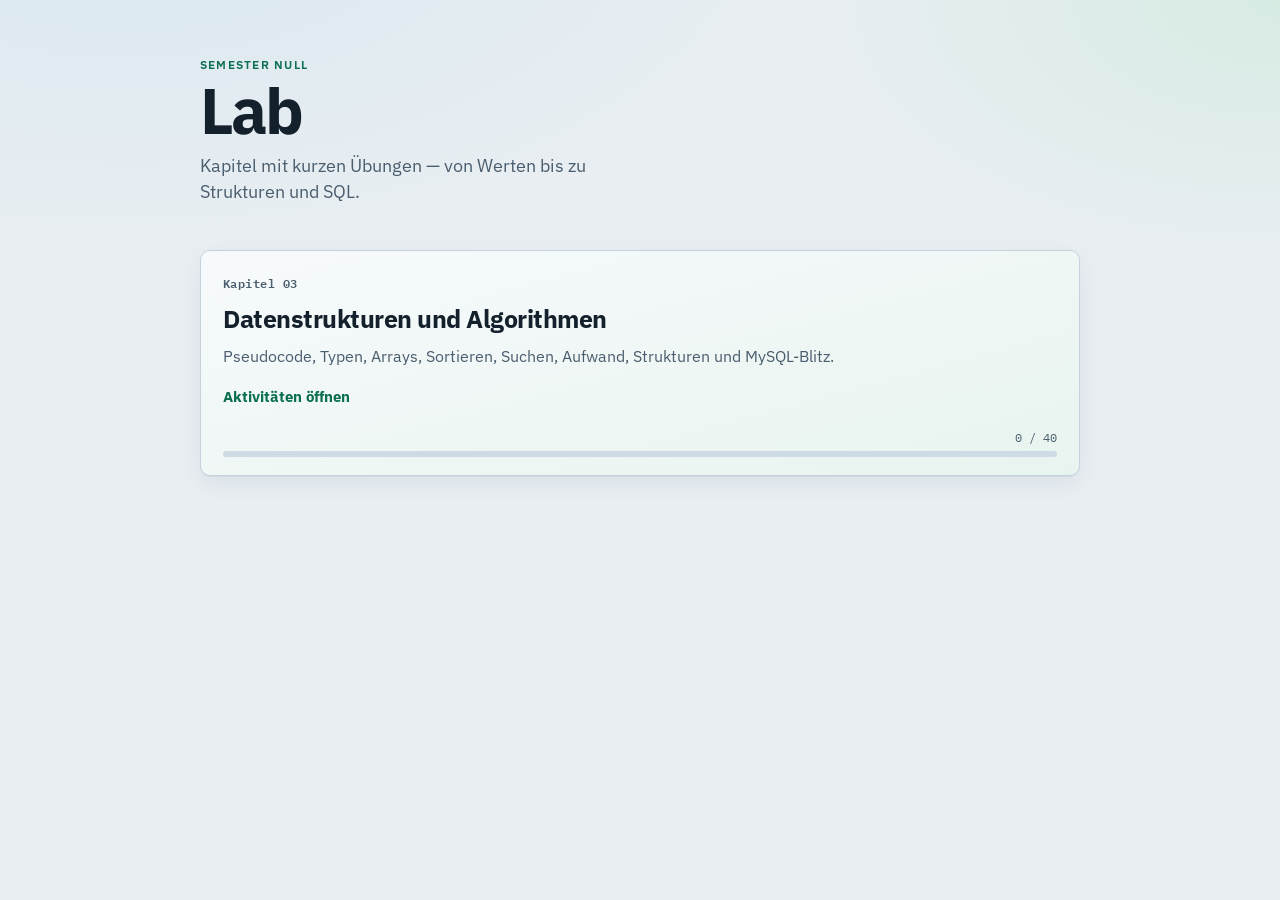
<file: web/index.html>
<!DOCTYPE html>
<html lang="de">
<head>
  <meta charset="UTF-8" />
  <meta name="viewport" content="width=device-width, initial-scale=1, viewport-fit=cover" />
  <meta name="apple-mobile-web-app-capable" content="yes" />
  <title>Semester Null · Lab</title>
  <link rel="preconnect" href="https://fonts.googleapis.com" />
  <link rel="preconnect" href="https://fonts.gstatic.com" crossorigin />
  <link href="https://fonts.googleapis.com/css2?family=IBM+Plex+Mono:ital,wght@0,400;0,600;1,400&family=IBM+Plex+Sans:wght@400;600;700&display=swap" rel="stylesheet" />
  <link rel="stylesheet" href="styles.css" />
</head>
<body class="page-home">
  <div class="home">
    <header class="home-hero">
      <p class="home-kicker">Semester Null</p>
      <h1 class="home-title">Lab</h1>
      <p class="home-lead">
        Kapitel mit kurzen Übungen — von Werten bis zu Strukturen und SQL.
      </p>
    </header>

    <section class="home-modules" aria-label="Kapitel">
      <a
        class="module-card module-card-wide module-card-accent"
        href="kapitel/3/"
        data-chapter-progress
        data-activities='[{"key":"pseudocode","total":6},{"key":"datentypen","total":6},{"key":"arrays","total":8},{"key":"sortieren","total":1},{"key":"suchen","total":5},{"key":"komplexitaet","total":4},{"key":"strukturen","total":5},{"key":"mysql","total":5}]'
      >
        <span class="module-num">Kapitel 03</span>
        <h2>Datenstrukturen und Algorithmen</h2>
        <p>
          Pseudocode, Typen, Arrays, Sortieren, Suchen, Aufwand, Strukturen und MySQL-Blitz.
        </p>
        <span class="module-cta">Aktivitäten öffnen</span>
        <div class="module-progress">
          <div class="module-progress-meta">
            <span class="module-progress-label">0 / 40</span>
          </div>
          <div class="module-progress-track" aria-hidden="true">
            <div class="module-progress-fill" style="width: 0%"></div>
          </div>
        </div>
      </a>
    </section>
  </div>

  <script src="home.js"></script>
</body>
</html>
</file>
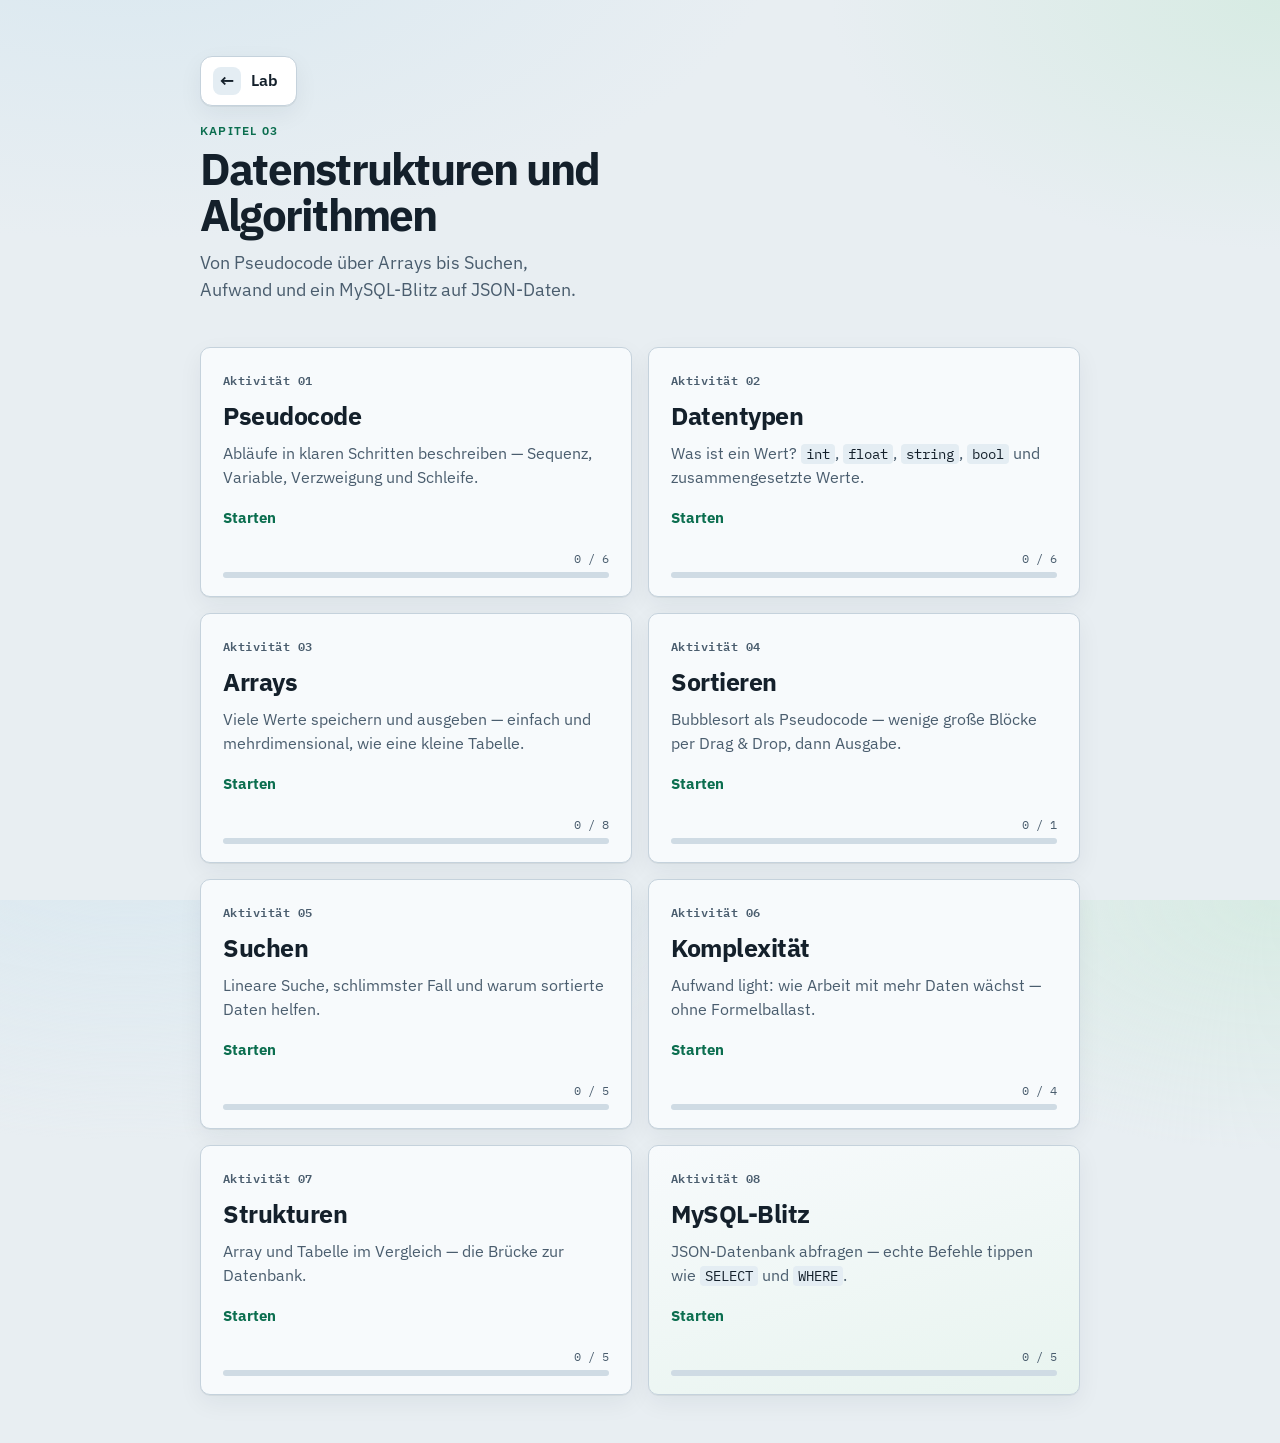
<file: web/kapitel/3/index.html>
<!DOCTYPE html>
<html lang="de">
<head>
  <meta charset="UTF-8" />
  <meta name="viewport" content="width=device-width, initial-scale=1, viewport-fit=cover" />
  <meta name="apple-mobile-web-app-capable" content="yes" />
  <title>Kapitel 3 · Datenstrukturen und Algorithmen</title>
  <link rel="preconnect" href="https://fonts.googleapis.com" />
  <link rel="preconnect" href="https://fonts.gstatic.com" crossorigin />
  <link href="https://fonts.googleapis.com/css2?family=IBM+Plex+Mono:ital,wght@0,400;0,600;1,400&family=IBM+Plex+Sans:wght@400;600;700&display=swap" rel="stylesheet" />
  <link rel="stylesheet" href="../../styles.css" />
</head>
<body class="page-home">
  <div class="home">
    <header class="home-hero">
      <a class="brand-home" href="../../">
        <span class="brand-home-icon" aria-hidden="true">←</span>
        <span class="brand-home-label">Lab</span>
      </a>
      <p class="home-kicker">Kapitel 03</p>
      <h1 class="home-title home-title-chapter">Datenstrukturen und Algorithmen</h1>
      <p class="home-lead">
        Von Pseudocode über Arrays bis Suchen, Aufwand und ein MySQL-Blitz auf JSON-Daten.
      </p>
    </header>

    <section class="home-modules" aria-label="Aktivitäten">
      <a class="module-card" href="pseudocode/" data-progress-key="pseudocode" data-total="6">
        <span class="module-num">Aktivität 01</span>
        <h2>Pseudocode</h2>
        <p>Abläufe in klaren Schritten beschreiben — Sequenz, Variable, Verzweigung und Schleife.</p>
        <span class="module-cta">Starten</span>
        <div class="module-progress">
          <div class="module-progress-meta"><span class="module-progress-label">0 / 6</span></div>
          <div class="module-progress-track" aria-hidden="true"><div class="module-progress-fill" style="width:0%"></div></div>
        </div>
      </a>

      <a class="module-card" href="datentypen/" data-progress-key="datentypen" data-total="6">
        <span class="module-num">Aktivität 02</span>
        <h2>Datentypen</h2>
        <p>Was ist ein Wert? <code>int</code>, <code>float</code>, <code>string</code>, <code>bool</code> und zusammengesetzte Werte.</p>
        <span class="module-cta">Starten</span>
        <div class="module-progress">
          <div class="module-progress-meta"><span class="module-progress-label">0 / 6</span></div>
          <div class="module-progress-track" aria-hidden="true"><div class="module-progress-fill" style="width:0%"></div></div>
        </div>
      </a>

      <a class="module-card" href="arrays/" data-progress-key="arrays" data-total="8">
        <span class="module-num">Aktivität 03</span>
        <h2>Arrays</h2>
        <p>Viele Werte speichern und ausgeben — einfach und mehrdimensional, wie eine kleine Tabelle.</p>
        <span class="module-cta">Starten</span>
        <div class="module-progress">
          <div class="module-progress-meta"><span class="module-progress-label">0 / 8</span></div>
          <div class="module-progress-track" aria-hidden="true"><div class="module-progress-fill" style="width:0%"></div></div>
        </div>
      </a>

      <a class="module-card" href="sortieren/" data-progress-key="sortieren" data-total="1">
        <span class="module-num">Aktivität 04</span>
        <h2>Sortieren</h2>
        <p>Bubblesort als Pseudocode — wenige große Blöcke per Drag &amp; Drop, dann Ausgabe.</p>
        <span class="module-cta">Starten</span>
        <div class="module-progress">
          <div class="module-progress-meta"><span class="module-progress-label">0 / 1</span></div>
          <div class="module-progress-track" aria-hidden="true"><div class="module-progress-fill" style="width:0%"></div></div>
        </div>
      </a>

      <a class="module-card" href="suchen/" data-progress-key="suchen" data-total="5">
        <span class="module-num">Aktivität 05</span>
        <h2>Suchen</h2>
        <p>Lineare Suche, schlimmster Fall und warum sortierte Daten helfen.</p>
        <span class="module-cta">Starten</span>
        <div class="module-progress">
          <div class="module-progress-meta"><span class="module-progress-label">0 / 5</span></div>
          <div class="module-progress-track" aria-hidden="true"><div class="module-progress-fill" style="width:0%"></div></div>
        </div>
      </a>

      <a class="module-card" href="komplexitaet/" data-progress-key="komplexitaet" data-total="4">
        <span class="module-num">Aktivität 06</span>
        <h2>Komplexität</h2>
        <p>Aufwand light: wie Arbeit mit mehr Daten wächst — ohne Formelballast.</p>
        <span class="module-cta">Starten</span>
        <div class="module-progress">
          <div class="module-progress-meta"><span class="module-progress-label">0 / 4</span></div>
          <div class="module-progress-track" aria-hidden="true"><div class="module-progress-fill" style="width:0%"></div></div>
        </div>
      </a>

      <a class="module-card" href="strukturen/" data-progress-key="strukturen" data-total="5">
        <span class="module-num">Aktivität 07</span>
        <h2>Strukturen</h2>
        <p>Array und Tabelle im Vergleich — die Brücke zur Datenbank.</p>
        <span class="module-cta">Starten</span>
        <div class="module-progress">
          <div class="module-progress-meta"><span class="module-progress-label">0 / 5</span></div>
          <div class="module-progress-track" aria-hidden="true"><div class="module-progress-fill" style="width:0%"></div></div>
        </div>
      </a>

      <a class="module-card module-card-accent" href="mysql/" data-progress-key="mysql" data-total="5">
        <span class="module-num">Aktivität 08</span>
        <h2>MySQL-Blitz</h2>
        <p>JSON-Datenbank abfragen — echte Befehle tippen wie <code>SELECT</code> und <code>WHERE</code>.</p>
        <span class="module-cta">Starten</span>
        <div class="module-progress">
          <div class="module-progress-meta"><span class="module-progress-label">0 / 5</span></div>
          <div class="module-progress-track" aria-hidden="true"><div class="module-progress-fill" style="width:0%"></div></div>
        </div>
      </a>
    </section>
  </div>

  <script src="../../home.js"></script>
</body>
</html>
</file>
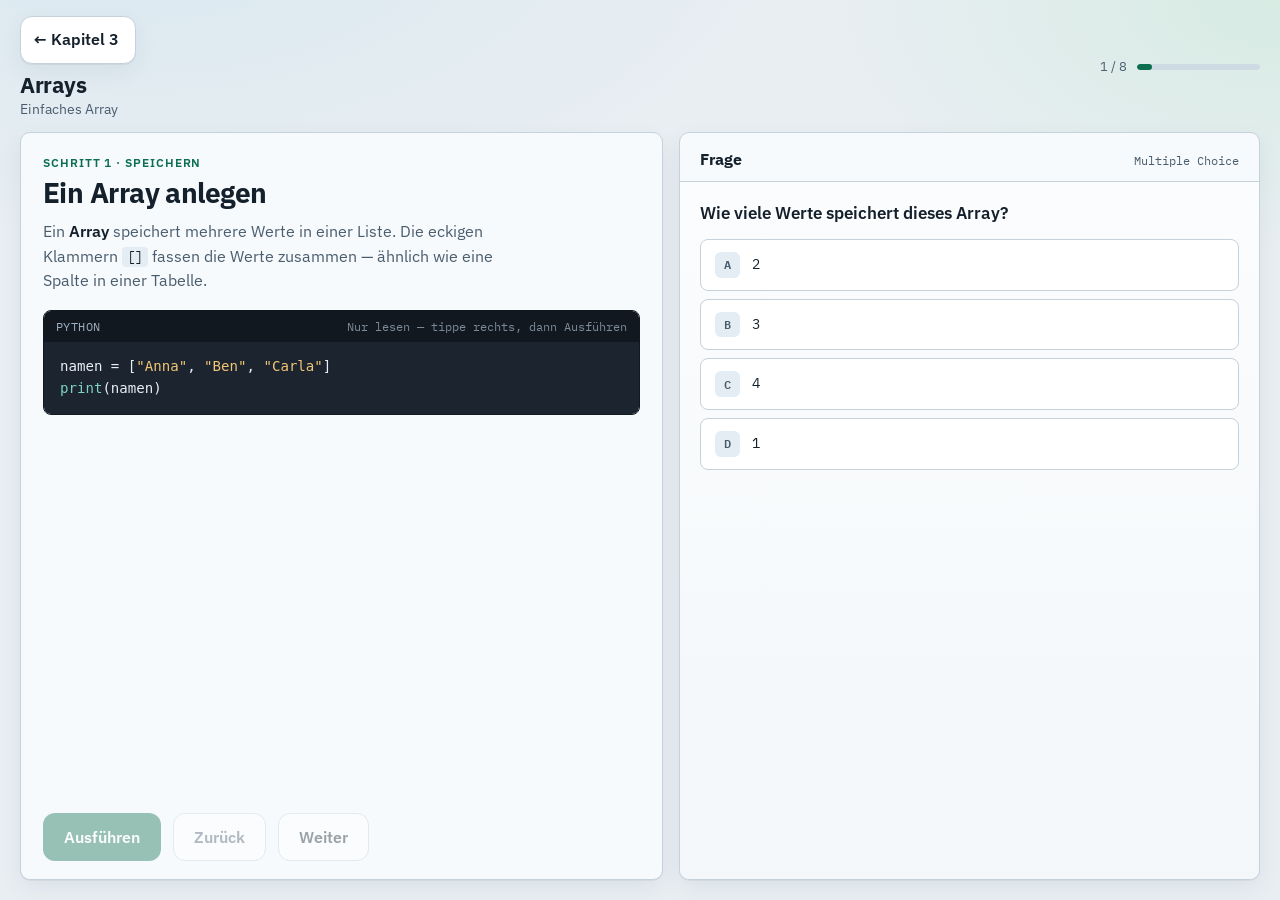
<file: web/kapitel/3/arrays/index.html>
<!DOCTYPE html>
<html lang="de">
<head>
  <meta charset="UTF-8" />
  <meta name="viewport" content="width=device-width, initial-scale=1, viewport-fit=cover" />
  <meta name="apple-mobile-web-app-capable" content="yes" />
  <title>Arrays · Kapitel 3</title>
  <link rel="preconnect" href="https://fonts.googleapis.com" />
  <link rel="preconnect" href="https://fonts.gstatic.com" crossorigin />
  <link href="https://fonts.googleapis.com/css2?family=IBM+Plex+Mono:ital,wght@0,400;0,600;1,400&family=IBM+Plex+Sans:wght@400;600;700&display=swap" rel="stylesheet" />
  <link rel="stylesheet" href="../../../styles.css" />
</head>
<body>
  <div class="app">
    <header class="topbar">
      <div class="brand">
        <a class="brand-home" href="../">← Kapitel 3</a>
        <span class="brand-mark">Arrays</span>
        <span class="brand-sub" id="module-label">Einfaches Array</span>
      </div>
      <div class="progress" aria-live="polite">
        <span id="step-label">1 / 1</span>
        <div class="progress-track" aria-hidden="true">
          <div class="progress-fill" id="progress-fill"></div>
        </div>
      </div>
    </header>

    <main class="workspace">
      <section class="panel panel-task" aria-label="Aufgabe">
        <p class="eyebrow" id="task-eyebrow">Aufgabe</p>
        <h1 class="task-title" id="task-title">Laden…</h1>
        <p class="task-body" id="task-body"></p>

        <div class="code-wrap">
          <div class="code-header">
            <span>Python</span>
            <span class="code-hint">Nur lesen — tippe rechts, dann Ausführen</span>
          </div>
          <pre class="code-block" id="code-block"><code></code></pre>
        </div>

        <div class="actions">
          <button type="button" class="btn btn-primary" id="btn-run" disabled>Ausführen</button>
          <button type="button" class="btn btn-ghost" id="btn-prev" disabled>Zurück</button>
          <button type="button" class="btn btn-secondary" id="btn-next" disabled>Weiter</button>
        </div>
      </section>

      <section class="panel panel-output" aria-label="Frage und Ausgabe">
        <div class="output-header">
          <h2 id="output-heading">Frage</h2>
          <span class="output-badge" id="output-badge">Multiple Choice</span>
        </div>
        <div class="output-stage" id="output-stage">
          <div class="quiz" id="quiz">
            <p class="quiz-prompt" id="quiz-prompt"></p>
            <div class="quiz-options" id="quiz-options" role="radiogroup" aria-labelledby="quiz-prompt"></div>
            <p class="quiz-feedback hidden" id="quiz-feedback" aria-live="polite"></p>
          </div>
          <div class="output-result hidden" id="output-result">
            <p class="result-caption" id="result-caption"></p>
            <div class="table-scroll">
              <table class="data-table" id="data-table"></table>
            </div>
            <p class="result-note" id="result-note"></p>
          </div>
        </div>
      </section>
    </main>
  </div>

  <script src="lessons.js"></script>
  <script src="../../../app.js"></script>
</body>
</html>
</file>
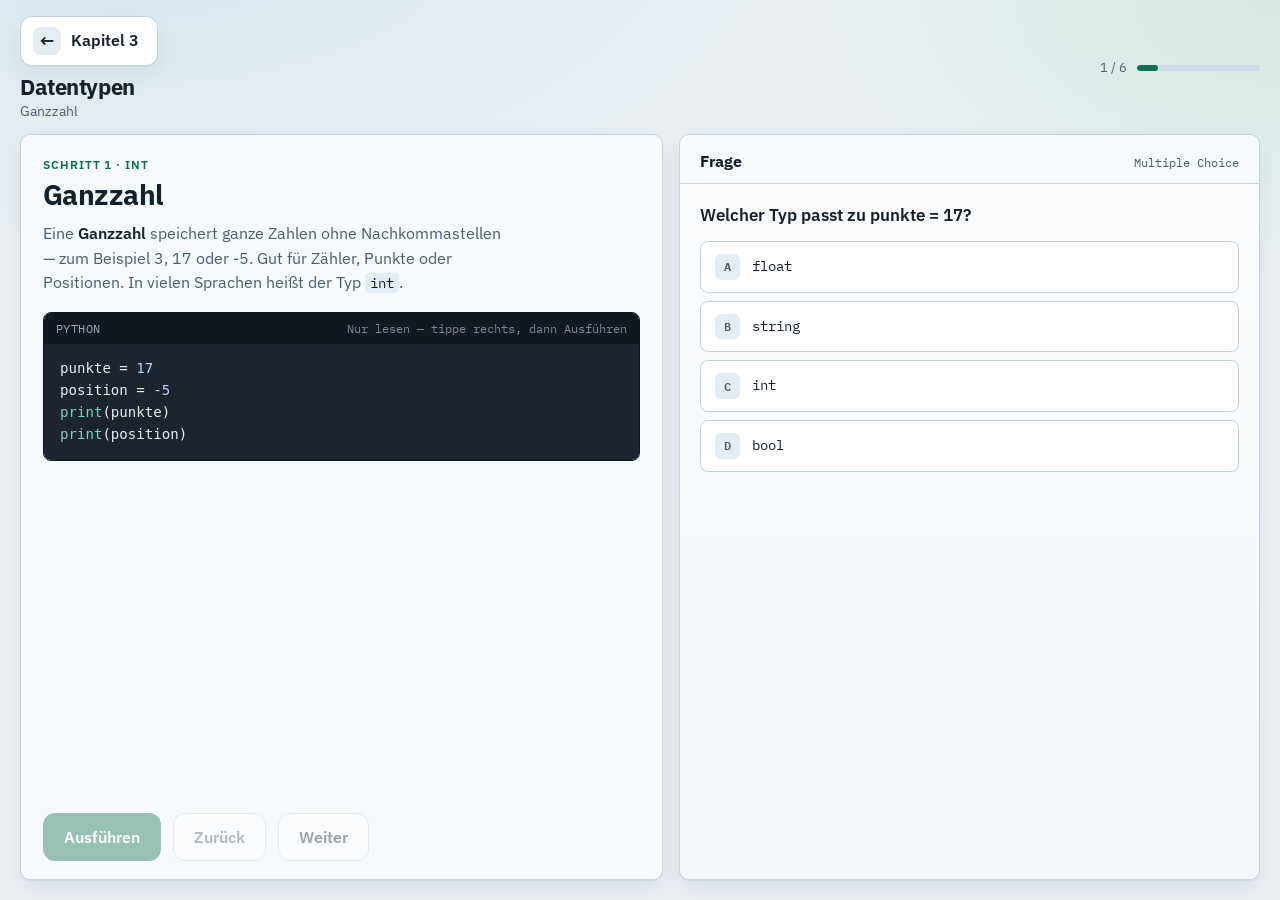
<file: web/kapitel/3/datentypen/index.html>
<!DOCTYPE html>
<html lang="de">
<head>
  <meta charset="UTF-8" />
  <meta name="viewport" content="width=device-width, initial-scale=1, viewport-fit=cover" />
  <meta name="apple-mobile-web-app-capable" content="yes" />
  <title>Datentypen · Kapitel 3</title>
  <link rel="preconnect" href="https://fonts.googleapis.com" />
  <link rel="preconnect" href="https://fonts.gstatic.com" crossorigin />
  <link href="https://fonts.googleapis.com/css2?family=IBM+Plex+Mono:ital,wght@0,400;0,600;1,400&family=IBM+Plex+Sans:wght@400;600;700&display=swap" rel="stylesheet" />
  <link rel="stylesheet" href="../../../styles.css" />
</head>
<body>
  <div class="app">
    <header class="topbar">
      <div class="brand">
        <a class="brand-home" href="../">
          <span class="brand-home-icon" aria-hidden="true">←</span>
          <span class="brand-home-label">Kapitel 3</span>
        </a>
        <span class="brand-mark">Datentypen</span>
        <span class="brand-sub" id="module-label">Werte verstehen</span>
      </div>
      <div class="progress" aria-live="polite">
        <span id="step-label">1 / 1</span>
        <div class="progress-track" aria-hidden="true">
          <div class="progress-fill" id="progress-fill"></div>
        </div>
      </div>
    </header>

    <main class="workspace">
      <section class="panel panel-task" aria-label="Aufgabe">
        <p class="eyebrow" id="task-eyebrow">Aufgabe</p>
        <h1 class="task-title" id="task-title">Laden…</h1>
        <p class="task-body" id="task-body"></p>

        <div class="code-wrap">
          <div class="code-header">
            <span>Python</span>
            <span class="code-hint">Nur lesen — tippe rechts, dann Ausführen</span>
          </div>
          <pre class="code-block" id="code-block"><code></code></pre>
        </div>

        <div class="actions">
          <button type="button" class="btn btn-primary" id="btn-run" disabled>Ausführen</button>
          <button type="button" class="btn btn-ghost" id="btn-prev" disabled>Zurück</button>
          <button type="button" class="btn btn-secondary" id="btn-next" disabled>Weiter</button>
        </div>
      </section>

      <section class="panel panel-output" aria-label="Frage und Ausgabe">
        <div class="output-header">
          <h2 id="output-heading">Frage</h2>
          <span class="output-badge" id="output-badge">Multiple Choice</span>
        </div>
        <div class="output-stage" id="output-stage">
          <div class="quiz" id="quiz">
            <p class="quiz-prompt" id="quiz-prompt"></p>
            <div class="quiz-options" id="quiz-options" role="radiogroup" aria-labelledby="quiz-prompt"></div>
            <p class="quiz-feedback hidden" id="quiz-feedback" aria-live="polite"></p>
          </div>
          <div class="output-result hidden" id="output-result">
            <p class="result-caption" id="result-caption"></p>
            <div class="table-scroll">
              <table class="data-table" id="data-table"></table>
            </div>
            <p class="result-note" id="result-note"></p>
          </div>
        </div>
      </section>
    </main>
  </div>

  <script src="lessons.js"></script>
  <script src="../../../app.js"></script>
</body>
</html>
</file>
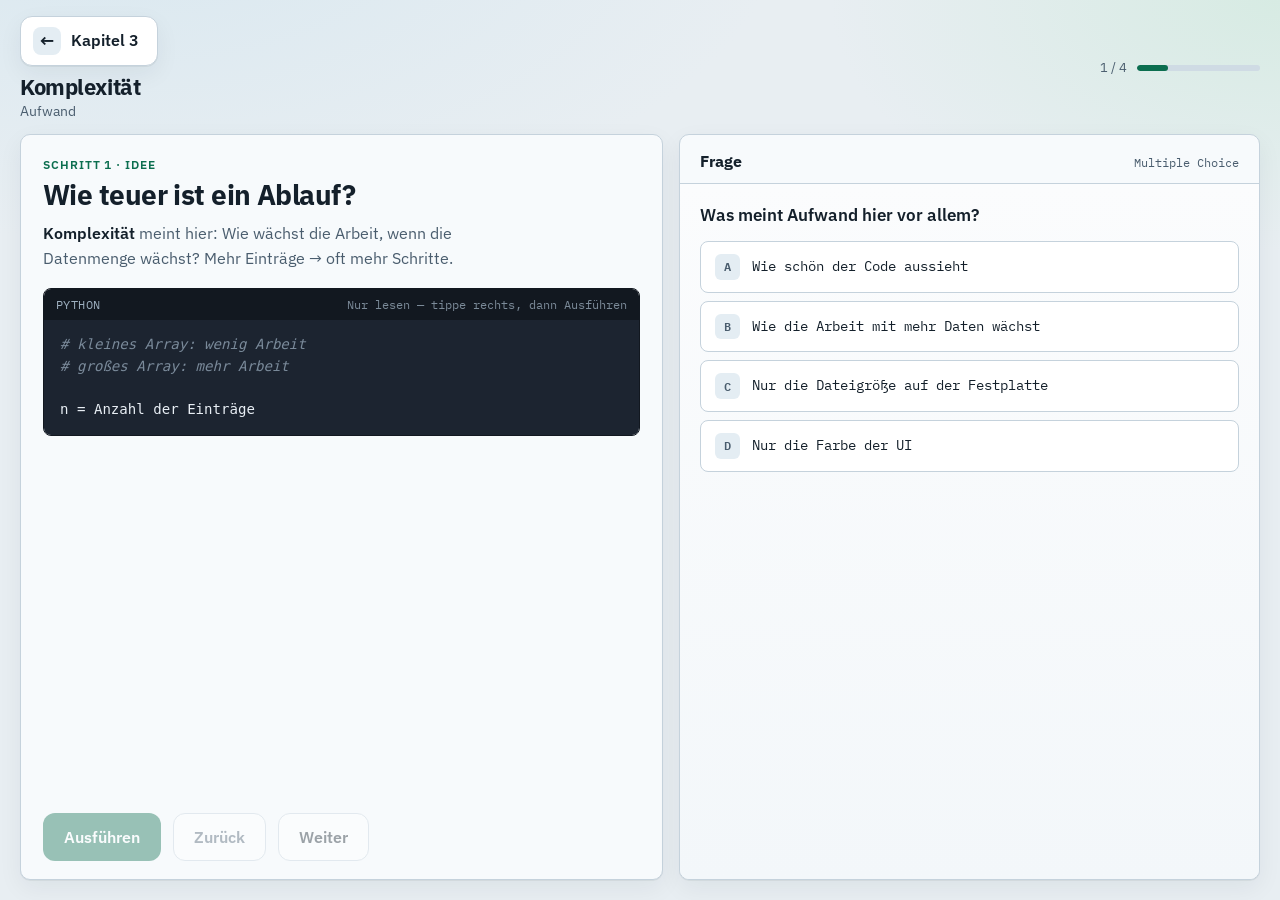
<file: web/kapitel/3/komplexitaet/index.html>
<!DOCTYPE html>
<html lang="de">
<head>
  <meta charset="UTF-8" />
  <meta name="viewport" content="width=device-width, initial-scale=1, viewport-fit=cover" />
  <meta name="apple-mobile-web-app-capable" content="yes" />
  <title>Komplexität · Kapitel 3</title>
  <link rel="preconnect" href="https://fonts.googleapis.com" />
  <link rel="preconnect" href="https://fonts.gstatic.com" crossorigin />
  <link href="https://fonts.googleapis.com/css2?family=IBM+Plex+Mono:ital,wght@0,400;0,600;1,400&family=IBM+Plex+Sans:wght@400;600;700&display=swap" rel="stylesheet" />
  <link rel="stylesheet" href="../../../styles.css" />
</head>
<body>
  <div class="app">
    <header class="topbar">
      <div class="brand">
        <a class="brand-home" href="../">
          <span class="brand-home-icon" aria-hidden="true">←</span>
          <span class="brand-home-label">Kapitel 3</span>
        </a>
        <span class="brand-mark">Komplexität</span>
        <span class="brand-sub" id="module-label">Aufwand verstehen</span>
      </div>
      <div class="progress" aria-live="polite">
        <span id="step-label">1 / 1</span>
        <div class="progress-track" aria-hidden="true">
          <div class="progress-fill" id="progress-fill"></div>
        </div>
      </div>
    </header>

    <main class="workspace">
      <section class="panel panel-task" aria-label="Aufgabe">
        <p class="eyebrow" id="task-eyebrow">Aufgabe</p>
        <h1 class="task-title" id="task-title">Laden…</h1>
        <p class="task-body" id="task-body"></p>

        <div class="code-wrap">
          <div class="code-header">
            <span>Python</span>
            <span class="code-hint">Nur lesen — tippe rechts, dann Ausführen</span>
          </div>
          <pre class="code-block" id="code-block"><code></code></pre>
        </div>

        <div class="actions">
          <button type="button" class="btn btn-primary" id="btn-run" disabled>Ausführen</button>
          <button type="button" class="btn btn-ghost" id="btn-prev" disabled>Zurück</button>
          <button type="button" class="btn btn-secondary" id="btn-next" disabled>Weiter</button>
        </div>
      </section>

      <section class="panel panel-output" aria-label="Frage und Ausgabe">
        <div class="output-header">
          <h2 id="output-heading">Frage</h2>
          <span class="output-badge" id="output-badge">Multiple Choice</span>
        </div>
        <div class="output-stage" id="output-stage">
          <div class="quiz" id="quiz">
            <p class="quiz-prompt" id="quiz-prompt"></p>
            <div class="quiz-options" id="quiz-options" role="radiogroup" aria-labelledby="quiz-prompt"></div>
            <p class="quiz-feedback hidden" id="quiz-feedback" aria-live="polite"></p>
          </div>
          <div class="output-result hidden" id="output-result">
            <p class="result-caption" id="result-caption"></p>
            <div class="table-scroll">
              <table class="data-table" id="data-table"></table>
            </div>
            <p class="result-note" id="result-note"></p>
          </div>
        </div>
      </section>
    </main>
  </div>

  <script src="lessons.js"></script>
  <script src="../../../app.js"></script>
</body>
</html>
</file>
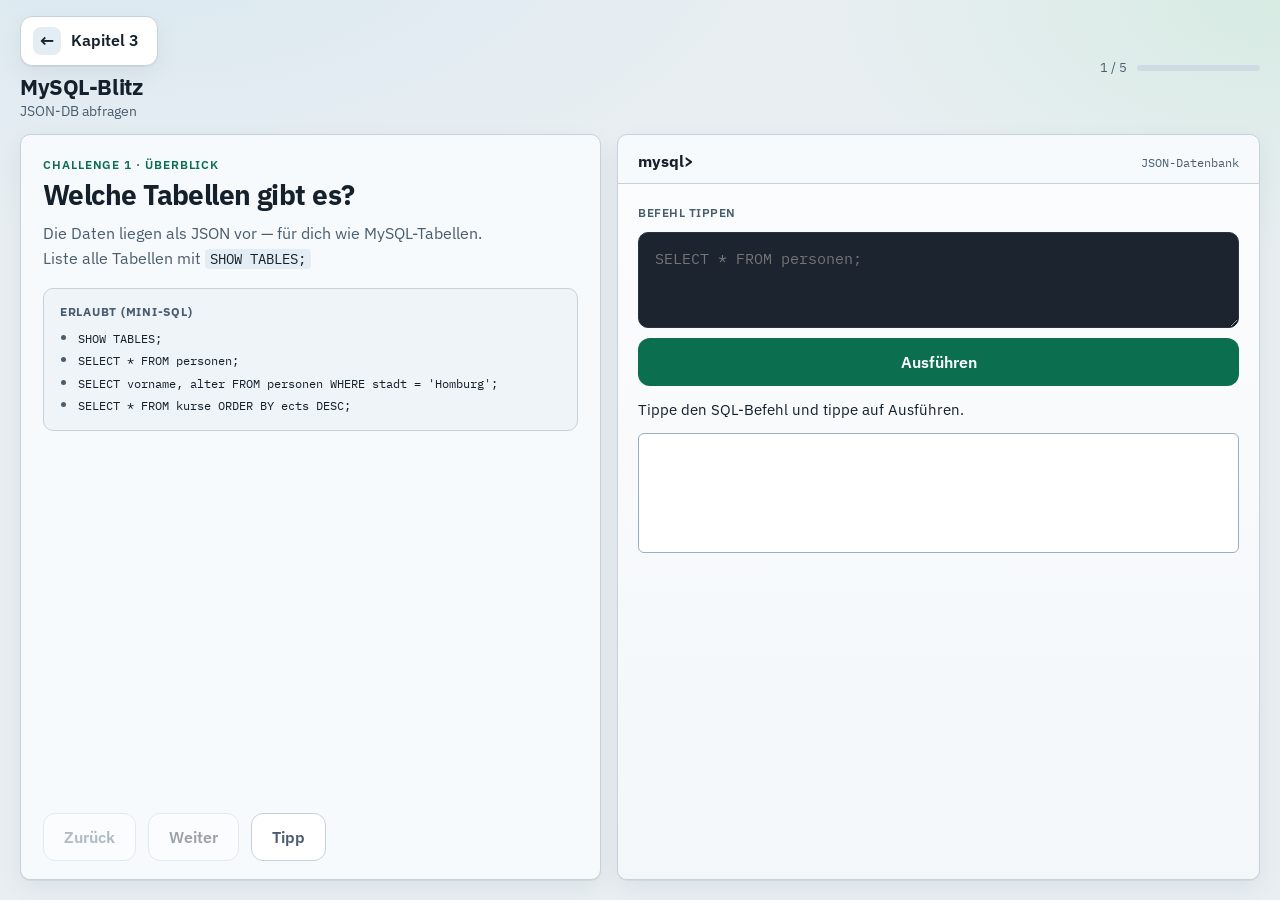
<file: web/kapitel/3/mysql/index.html>
<!DOCTYPE html>
<html lang="de">
<head>
  <meta charset="UTF-8" />
  <meta name="viewport" content="width=device-width, initial-scale=1, viewport-fit=cover" />
  <meta name="apple-mobile-web-app-capable" content="yes" />
  <title>MySQL-Blitz · Kapitel 3</title>
  <link rel="preconnect" href="https://fonts.googleapis.com" />
  <link rel="preconnect" href="https://fonts.gstatic.com" crossorigin />
  <link href="https://fonts.googleapis.com/css2?family=IBM+Plex+Mono:ital,wght@0,400;0,600;1,400&family=IBM+Plex+Sans:wght@400;600;700&display=swap" rel="stylesheet" />
  <link rel="stylesheet" href="../../../styles.css" />
</head>
<body class="page-mysql">
  <div class="app">
    <header class="topbar">
      <div class="brand">
        <a class="brand-home" href="../">
          <span class="brand-home-icon" aria-hidden="true">←</span>
          <span class="brand-home-label">Kapitel 3</span>
        </a>
        <span class="brand-mark">MySQL-Blitz</span>
        <span class="brand-sub" id="module-label">JSON-DB abfragen</span>
      </div>
      <div class="progress" aria-live="polite">
        <span id="step-label">1 / 5</span>
        <div class="progress-track" aria-hidden="true">
          <div class="progress-fill" id="progress-fill"></div>
        </div>
      </div>
    </header>

    <main class="workspace workspace-mysql">
      <section class="panel panel-task" aria-label="Aufgabe">
        <p class="eyebrow" id="task-eyebrow">Challenge 1</p>
        <h1 class="task-title" id="task-title">Laden…</h1>
        <p class="task-body" id="task-body"></p>

        <div class="mysql-help">
          <p class="mysql-help-title">Erlaubt (Mini-SQL)</p>
          <ul>
            <li><code>SHOW TABLES;</code></li>
            <li><code>SELECT * FROM personen;</code></li>
            <li><code>SELECT vorname, alter FROM personen WHERE stadt = 'Homburg';</code></li>
            <li><code>SELECT * FROM kurse ORDER BY ects DESC;</code></li>
          </ul>
        </div>

        <div class="actions">
          <button type="button" class="btn btn-ghost" id="btn-prev" disabled>Zurück</button>
          <button type="button" class="btn btn-secondary" id="btn-next" disabled>Weiter</button>
          <button type="button" class="btn btn-ghost" id="btn-hint">Tipp</button>
        </div>
      </section>

      <section class="panel panel-output panel-mysql" aria-label="SQL Konsole">
        <div class="output-header">
          <h2>mysql&gt;</h2>
          <span class="output-badge">JSON-Datenbank</span>
        </div>
        <div class="output-stage mysql-stage">
          <label class="mysql-input-label" for="sql-input">Befehl tippen</label>
          <div class="mysql-input-row">
            <textarea
              id="sql-input"
              class="mysql-input"
              rows="3"
              spellcheck="false"
              autocapitalize="off"
              autocomplete="off"
              placeholder="SELECT * FROM personen;"
            ></textarea>
            <button type="button" class="btn btn-primary" id="btn-run">Ausführen</button>
          </div>
          <p class="sort-feedback muted" id="feedback">Tippe einen Befehl und führe ihn aus.</p>
          <div class="table-scroll mysql-result">
            <table class="data-table" id="result-table"></table>
          </div>
          <p class="result-note" id="result-note"></p>
        </div>
      </section>
    </main>
  </div>

  <script src="sql-engine.js"></script>
  <script src="mysql.js"></script>
</body>
</html>
</file>
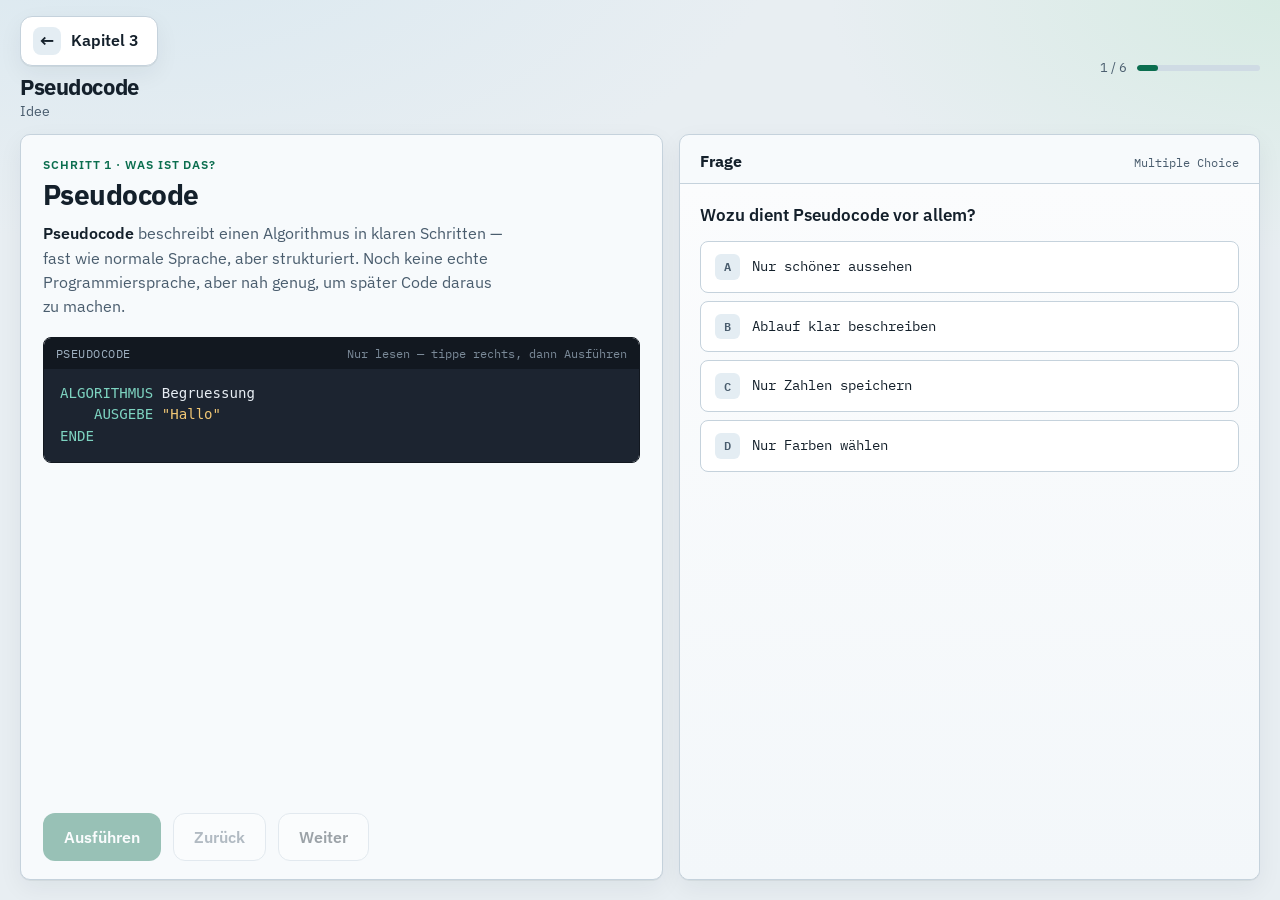
<file: web/kapitel/3/pseudocode/index.html>
<!DOCTYPE html>
<html lang="de">
<head>
  <meta charset="UTF-8" />
  <meta name="viewport" content="width=device-width, initial-scale=1, viewport-fit=cover" />
  <meta name="apple-mobile-web-app-capable" content="yes" />
  <title>Pseudocode · Kapitel 3</title>
  <link rel="preconnect" href="https://fonts.googleapis.com" />
  <link rel="preconnect" href="https://fonts.gstatic.com" crossorigin />
  <link href="https://fonts.googleapis.com/css2?family=IBM+Plex+Mono:ital,wght@0,400;0,600;1,400&family=IBM+Plex+Sans:wght@400;600;700&display=swap" rel="stylesheet" />
  <link rel="stylesheet" href="../../../styles.css" />
</head>
<body>
  <div class="app">
    <header class="topbar">
      <div class="brand">
        <a class="brand-home" href="../">
          <span class="brand-home-icon" aria-hidden="true">←</span>
          <span class="brand-home-label">Kapitel 3</span>
        </a>
        <span class="brand-mark">Pseudocode</span>
        <span class="brand-sub" id="module-label">Abläufe beschreiben</span>
      </div>
      <div class="progress" aria-live="polite">
        <span id="step-label">1 / 1</span>
        <div class="progress-track" aria-hidden="true">
          <div class="progress-fill" id="progress-fill"></div>
        </div>
      </div>
    </header>

    <main class="workspace">
      <section class="panel panel-task" aria-label="Aufgabe">
        <p class="eyebrow" id="task-eyebrow">Aufgabe</p>
        <h1 class="task-title" id="task-title">Laden…</h1>
        <p class="task-body" id="task-body"></p>

        <div class="code-wrap">
          <div class="code-header">
            <span>Pseudocode</span>
            <span class="code-hint">Nur lesen — tippe rechts, dann Ausführen</span>
          </div>
          <pre class="code-block" id="code-block"><code></code></pre>
        </div>

        <div class="actions">
          <button type="button" class="btn btn-primary" id="btn-run" disabled>Ausführen</button>
          <button type="button" class="btn btn-ghost" id="btn-prev" disabled>Zurück</button>
          <button type="button" class="btn btn-secondary" id="btn-next" disabled>Weiter</button>
        </div>
      </section>

      <section class="panel panel-output" aria-label="Frage und Ausgabe">
        <div class="output-header">
          <h2 id="output-heading">Frage</h2>
          <span class="output-badge" id="output-badge">Multiple Choice</span>
        </div>
        <div class="output-stage" id="output-stage">
          <div class="quiz" id="quiz">
            <p class="quiz-prompt" id="quiz-prompt"></p>
            <div class="quiz-options" id="quiz-options" role="radiogroup" aria-labelledby="quiz-prompt"></div>
            <p class="quiz-feedback hidden" id="quiz-feedback" aria-live="polite"></p>
          </div>
          <div class="output-result hidden" id="output-result">
            <p class="result-caption" id="result-caption"></p>
            <div class="table-scroll">
              <table class="data-table" id="data-table"></table>
            </div>
            <p class="result-note" id="result-note"></p>
          </div>
        </div>
      </section>
    </main>
  </div>

  <script src="lessons.js"></script>
  <script src="../../../app.js"></script>
</body>
</html>
</file>
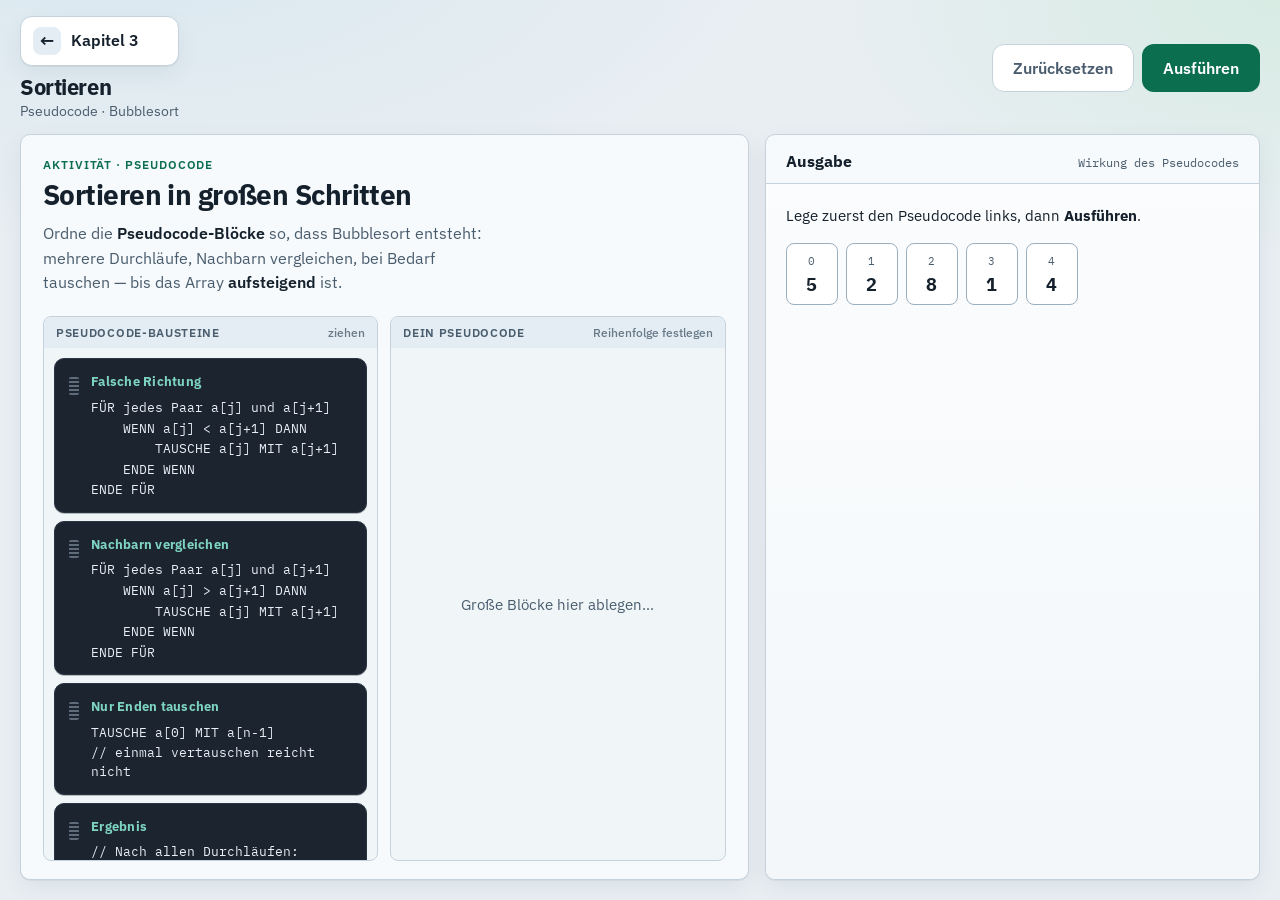
<file: web/kapitel/3/sortieren/index.html>
<!DOCTYPE html>
<html lang="de">
<head>
  <meta charset="UTF-8" />
  <meta name="viewport" content="width=device-width, initial-scale=1, viewport-fit=cover" />
  <meta name="apple-mobile-web-app-capable" content="yes" />
  <title>Sortieren · Kapitel 3</title>
  <link rel="preconnect" href="https://fonts.googleapis.com" />
  <link rel="preconnect" href="https://fonts.gstatic.com" crossorigin />
  <link href="https://fonts.googleapis.com/css2?family=IBM+Plex+Mono:ital,wght@0,400;0,600;1,400&family=IBM+Plex+Sans:wght@400;600;700&display=swap" rel="stylesheet" />
  <link rel="stylesheet" href="../../../styles.css" />
</head>
<body class="page-sort">
  <div class="app">
    <header class="topbar">
      <div class="brand">
        <a class="brand-home" href="../">
          <span class="brand-home-icon" aria-hidden="true">←</span>
          <span class="brand-home-label">Kapitel 3</span>
        </a>
        <span class="brand-mark">Sortieren</span>
        <span class="brand-sub">Pseudocode · Bubblesort</span>
      </div>
      <div class="sort-actions-top">
        <button type="button" class="btn btn-ghost" id="btn-reset">Zurücksetzen</button>
        <button type="button" class="btn btn-primary" id="btn-run">Ausführen</button>
      </div>
    </header>

    <main class="workspace workspace-sort">
      <section class="panel panel-task panel-sort-build" aria-label="Pseudocode bauen">
        <p class="eyebrow">Aktivität · Pseudocode</p>
        <h1 class="task-title">Sortieren in großen Schritten</h1>
        <p class="task-body">
          Ordne die <strong>Pseudocode-Blöcke</strong> so, dass Bubblesort entsteht:
          mehrere Durchläufe, Nachbarn vergleichen, bei Bedarf tauschen —
          bis das Array <strong>aufsteigend</strong> ist.
        </p>

        <div class="sort-build">
          <div class="sort-column">
            <div class="sort-column-head">
              <span>Pseudocode-Bausteine</span>
              <span class="sort-hint">ziehen</span>
            </div>
            <div class="block-palette" id="palette" aria-label="Verfügbare Blöcke"></div>
          </div>

          <div class="sort-column">
            <div class="sort-column-head">
              <span>Dein Pseudocode</span>
              <span class="sort-hint">Reihenfolge festlegen</span>
            </div>
            <div class="block-program" id="program" aria-label="Algorithmus-Reihenfolge">
              <p class="block-empty" id="program-empty">Große Blöcke hier ablegen…</p>
            </div>
          </div>
        </div>
      </section>

      <section class="panel panel-output panel-sort-out" aria-label="Ausgabe">
        <div class="output-header">
          <h2>Ausgabe</h2>
          <span class="output-badge">Wirkung des Pseudocodes</span>
        </div>
        <div class="output-stage sort-output" id="output-stage">
          <p class="sort-feedback muted" id="feedback">
            Lege zuerst den Pseudocode links, dann <strong>Ausführen</strong>.
          </p>

          <div class="array-viz" id="array-viz" aria-live="polite"></div>

          <div class="output-result hidden" id="steps-wrap">
            <p class="result-caption" id="steps-caption"></p>
            <div class="table-scroll">
              <table class="data-table" id="steps-table"></table>
            </div>
            <p class="result-note" id="steps-note"></p>
          </div>
        </div>
      </section>
    </main>
  </div>

  <script src="sort.js"></script>
</body>
</html>
</file>
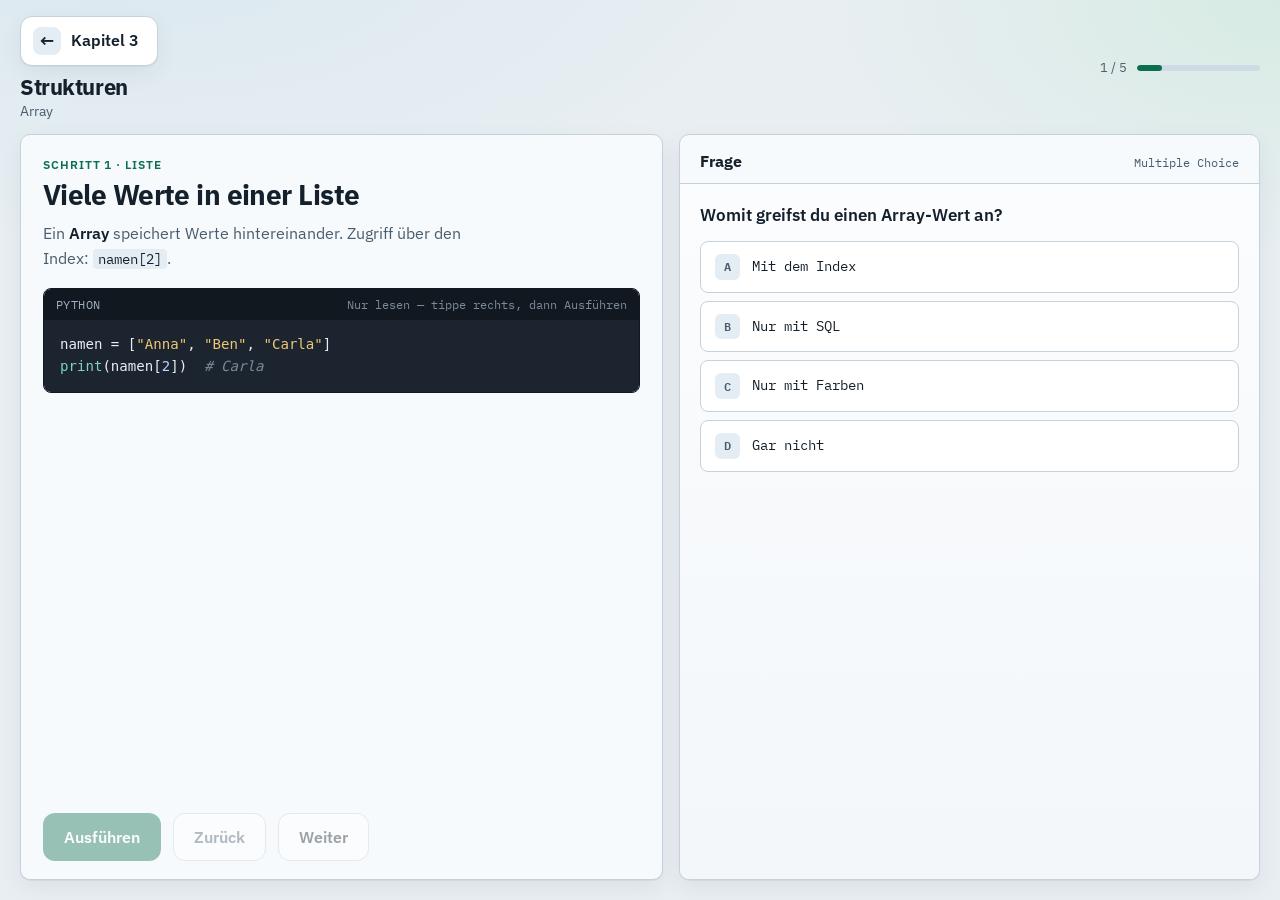
<file: web/kapitel/3/strukturen/index.html>
<!DOCTYPE html>
<html lang="de">
<head>
  <meta charset="UTF-8" />
  <meta name="viewport" content="width=device-width, initial-scale=1, viewport-fit=cover" />
  <meta name="apple-mobile-web-app-capable" content="yes" />
  <title>Strukturen · Kapitel 3</title>
  <link rel="preconnect" href="https://fonts.googleapis.com" />
  <link rel="preconnect" href="https://fonts.gstatic.com" crossorigin />
  <link href="https://fonts.googleapis.com/css2?family=IBM+Plex+Mono:ital,wght@0,400;0,600;1,400&family=IBM+Plex+Sans:wght@400;600;700&display=swap" rel="stylesheet" />
  <link rel="stylesheet" href="../../../styles.css" />
</head>
<body>
  <div class="app">
    <header class="topbar">
      <div class="brand">
        <a class="brand-home" href="../">
          <span class="brand-home-icon" aria-hidden="true">←</span>
          <span class="brand-home-label">Kapitel 3</span>
        </a>
        <span class="brand-mark">Strukturen</span>
        <span class="brand-sub" id="module-label">Array und Tabelle</span>
      </div>
      <div class="progress" aria-live="polite">
        <span id="step-label">1 / 1</span>
        <div class="progress-track" aria-hidden="true">
          <div class="progress-fill" id="progress-fill"></div>
        </div>
      </div>
    </header>

    <main class="workspace">
      <section class="panel panel-task" aria-label="Aufgabe">
        <p class="eyebrow" id="task-eyebrow">Aufgabe</p>
        <h1 class="task-title" id="task-title">Laden…</h1>
        <p class="task-body" id="task-body"></p>

        <div class="code-wrap">
          <div class="code-header">
            <span>Python</span>
            <span class="code-hint">Nur lesen — tippe rechts, dann Ausführen</span>
          </div>
          <pre class="code-block" id="code-block"><code></code></pre>
        </div>

        <div class="actions">
          <button type="button" class="btn btn-primary" id="btn-run" disabled>Ausführen</button>
          <button type="button" class="btn btn-ghost" id="btn-prev" disabled>Zurück</button>
          <button type="button" class="btn btn-secondary" id="btn-next" disabled>Weiter</button>
        </div>
      </section>

      <section class="panel panel-output" aria-label="Frage und Ausgabe">
        <div class="output-header">
          <h2 id="output-heading">Frage</h2>
          <span class="output-badge" id="output-badge">Multiple Choice</span>
        </div>
        <div class="output-stage" id="output-stage">
          <div class="quiz" id="quiz">
            <p class="quiz-prompt" id="quiz-prompt"></p>
            <div class="quiz-options" id="quiz-options" role="radiogroup" aria-labelledby="quiz-prompt"></div>
            <p class="quiz-feedback hidden" id="quiz-feedback" aria-live="polite"></p>
          </div>
          <div class="output-result hidden" id="output-result">
            <p class="result-caption" id="result-caption"></p>
            <div class="table-scroll">
              <table class="data-table" id="data-table"></table>
            </div>
            <p class="result-note" id="result-note"></p>
          </div>
        </div>
      </section>
    </main>
  </div>

  <script src="lessons.js"></script>
  <script src="../../../app.js"></script>
</body>
</html>
</file>
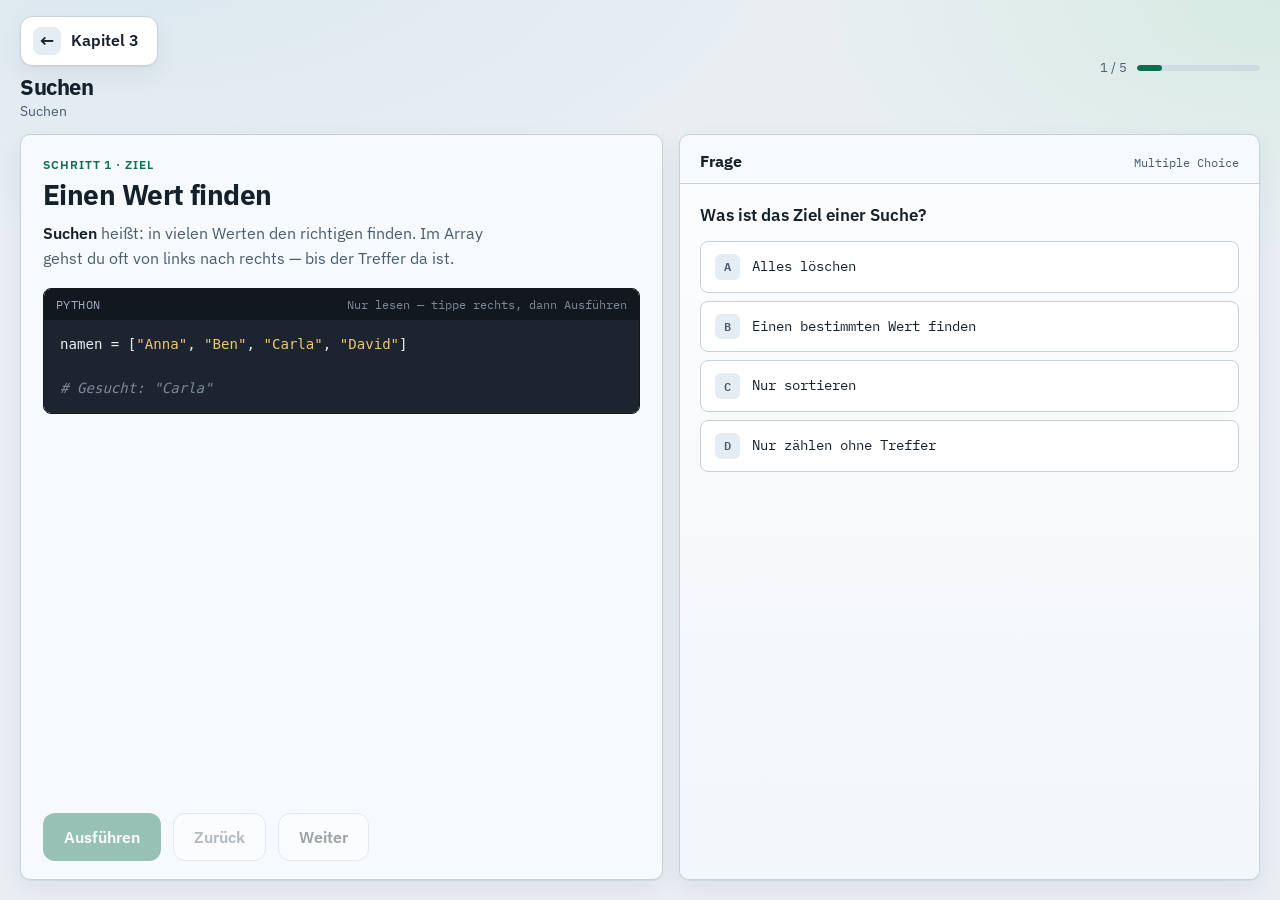
<file: web/kapitel/3/suchen/index.html>
<!DOCTYPE html>
<html lang="de">
<head>
  <meta charset="UTF-8" />
  <meta name="viewport" content="width=device-width, initial-scale=1, viewport-fit=cover" />
  <meta name="apple-mobile-web-app-capable" content="yes" />
  <title>Suchen · Kapitel 3</title>
  <link rel="preconnect" href="https://fonts.googleapis.com" />
  <link rel="preconnect" href="https://fonts.gstatic.com" crossorigin />
  <link href="https://fonts.googleapis.com/css2?family=IBM+Plex+Mono:ital,wght@0,400;0,600;1,400&family=IBM+Plex+Sans:wght@400;600;700&display=swap" rel="stylesheet" />
  <link rel="stylesheet" href="../../../styles.css" />
</head>
<body>
  <div class="app">
    <header class="topbar">
      <div class="brand">
        <a class="brand-home" href="../">
          <span class="brand-home-icon" aria-hidden="true">←</span>
          <span class="brand-home-label">Kapitel 3</span>
        </a>
        <span class="brand-mark">Suchen</span>
        <span class="brand-sub" id="module-label">Finden in Daten</span>
      </div>
      <div class="progress" aria-live="polite">
        <span id="step-label">1 / 1</span>
        <div class="progress-track" aria-hidden="true">
          <div class="progress-fill" id="progress-fill"></div>
        </div>
      </div>
    </header>

    <main class="workspace">
      <section class="panel panel-task" aria-label="Aufgabe">
        <p class="eyebrow" id="task-eyebrow">Aufgabe</p>
        <h1 class="task-title" id="task-title">Laden…</h1>
        <p class="task-body" id="task-body"></p>

        <div class="code-wrap">
          <div class="code-header">
            <span>Python</span>
            <span class="code-hint">Nur lesen — tippe rechts, dann Ausführen</span>
          </div>
          <pre class="code-block" id="code-block"><code></code></pre>
        </div>

        <div class="actions">
          <button type="button" class="btn btn-primary" id="btn-run" disabled>Ausführen</button>
          <button type="button" class="btn btn-ghost" id="btn-prev" disabled>Zurück</button>
          <button type="button" class="btn btn-secondary" id="btn-next" disabled>Weiter</button>
        </div>
      </section>

      <section class="panel panel-output" aria-label="Frage und Ausgabe">
        <div class="output-header">
          <h2 id="output-heading">Frage</h2>
          <span class="output-badge" id="output-badge">Multiple Choice</span>
        </div>
        <div class="output-stage" id="output-stage">
          <div class="quiz" id="quiz">
            <p class="quiz-prompt" id="quiz-prompt"></p>
            <div class="quiz-options" id="quiz-options" role="radiogroup" aria-labelledby="quiz-prompt"></div>
            <p class="quiz-feedback hidden" id="quiz-feedback" aria-live="polite"></p>
          </div>
          <div class="output-result hidden" id="output-result">
            <p class="result-caption" id="result-caption"></p>
            <div class="table-scroll">
              <table class="data-table" id="data-table"></table>
            </div>
            <p class="result-note" id="result-note"></p>
          </div>
        </div>
      </section>
    </main>
  </div>

  <script src="lessons.js"></script>
  <script src="../../../app.js"></script>
</body>
</html>
</file>
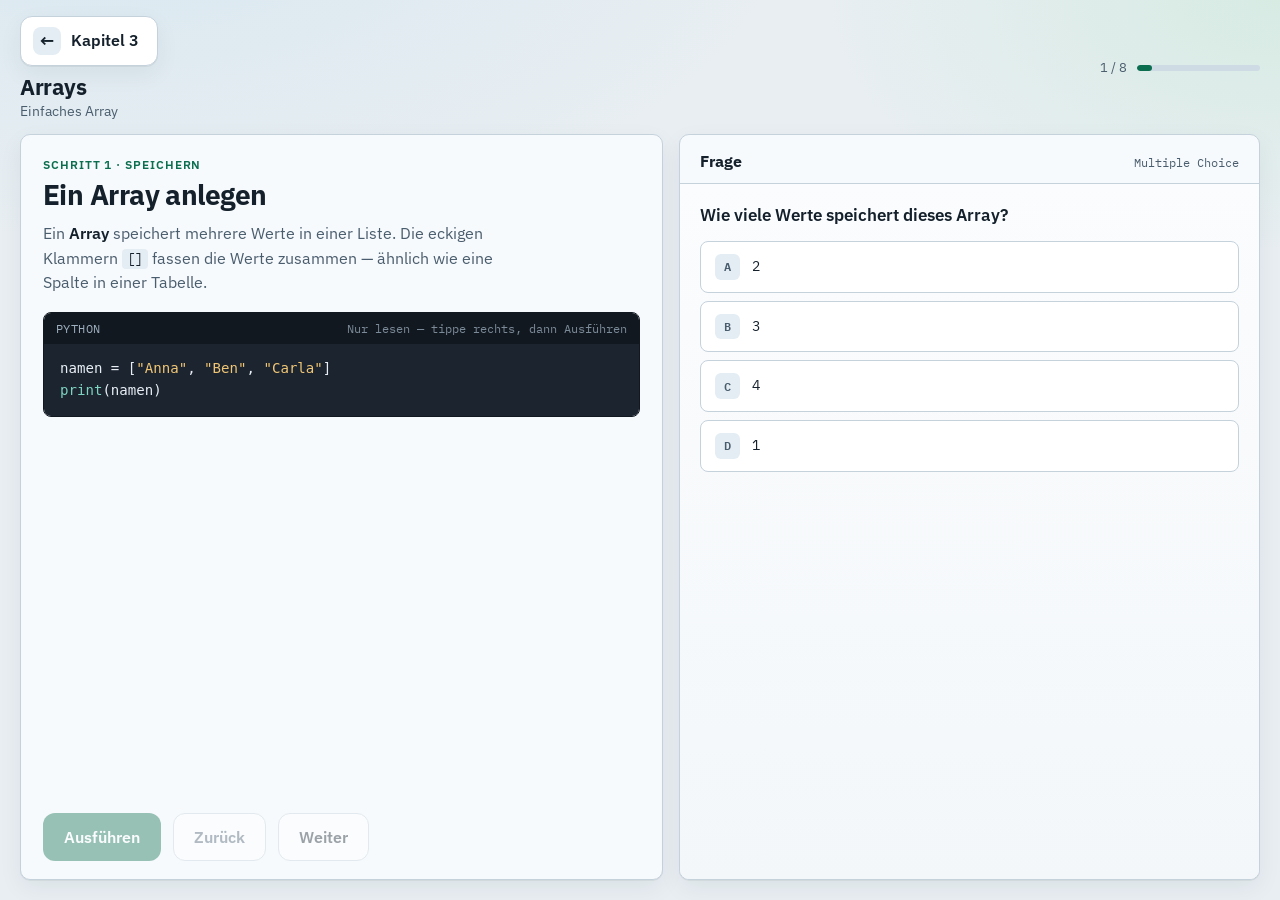
<file: ios/ArrayLab/WebContent/kapitel/3/arrays/index.html>
<!DOCTYPE html>
<html lang="de">
<head>
  <meta charset="UTF-8" />
  <meta name="viewport" content="width=device-width, initial-scale=1, viewport-fit=cover" />
  <meta name="apple-mobile-web-app-capable" content="yes" />
  <title>Arrays · Kapitel 3</title>
  <link rel="preconnect" href="https://fonts.googleapis.com" />
  <link rel="preconnect" href="https://fonts.gstatic.com" crossorigin />
  <link href="https://fonts.googleapis.com/css2?family=IBM+Plex+Mono:ital,wght@0,400;0,600;1,400&family=IBM+Plex+Sans:wght@400;600;700&display=swap" rel="stylesheet" />
  <link rel="stylesheet" href="../../../styles.css" />
</head>
<body>
  <div class="app">
    <header class="topbar">
      <div class="brand">
        <a class="brand-home" href="../">
          <span class="brand-home-icon" aria-hidden="true">←</span>
          <span class="brand-home-label">Kapitel 3</span>
        </a>
        <span class="brand-mark">Arrays</span>
        <span class="brand-sub" id="module-label">Einfaches Array</span>
      </div>
      <div class="progress" aria-live="polite">
        <span id="step-label">1 / 1</span>
        <div class="progress-track" aria-hidden="true">
          <div class="progress-fill" id="progress-fill"></div>
        </div>
      </div>
    </header>

    <main class="workspace">
      <section class="panel panel-task" aria-label="Aufgabe">
        <p class="eyebrow" id="task-eyebrow">Aufgabe</p>
        <h1 class="task-title" id="task-title">Laden…</h1>
        <p class="task-body" id="task-body"></p>

        <div class="code-wrap">
          <div class="code-header">
            <span>Python</span>
            <span class="code-hint">Nur lesen — tippe rechts, dann Ausführen</span>
          </div>
          <pre class="code-block" id="code-block"><code></code></pre>
        </div>

        <div class="actions">
          <button type="button" class="btn btn-primary" id="btn-run" disabled>Ausführen</button>
          <button type="button" class="btn btn-ghost" id="btn-prev" disabled>Zurück</button>
          <button type="button" class="btn btn-secondary" id="btn-next" disabled>Weiter</button>
        </div>
      </section>

      <section class="panel panel-output" aria-label="Frage und Ausgabe">
        <div class="output-header">
          <h2 id="output-heading">Frage</h2>
          <span class="output-badge" id="output-badge">Multiple Choice</span>
        </div>
        <div class="output-stage" id="output-stage">
          <div class="quiz" id="quiz">
            <p class="quiz-prompt" id="quiz-prompt"></p>
            <div class="quiz-options" id="quiz-options" role="radiogroup" aria-labelledby="quiz-prompt"></div>
            <p class="quiz-feedback hidden" id="quiz-feedback" aria-live="polite"></p>
          </div>
          <div class="output-result hidden" id="output-result">
            <p class="result-caption" id="result-caption"></p>
            <div class="table-scroll">
              <table class="data-table" id="data-table"></table>
            </div>
            <p class="result-note" id="result-note"></p>
          </div>
        </div>
      </section>
    </main>
  </div>

  <script src="lessons.js"></script>
  <script src="../../../app.js"></script>
</body>
</html>
</file>
<file: web/styles.css>
:root {
  --bg: #e8eef2;
  --bg-panel: #f7fafc;
  --bg-code: #1c2430;
  --ink: #14202b;
  --ink-soft: #4a5d6e;
  --line: #c5d2dc;
  --accent: #0b6e4f;
  --accent-hover: #095a41;
  --accent-soft: #d4efe6;
  --highlight: #ffe08a;
  --highlight-border: #e0b84a;
  --mysql-header: #2c3e50;
  --radius: 10px;
  --font-ui: "IBM Plex Sans", "Segoe UI", sans-serif;
  --font-mono: "IBM Plex Mono", "SF Mono", "Menlo", monospace;
  --shadow: 0 1px 0 rgba(20, 32, 43, 0.06), 0 8px 24px rgba(20, 32, 43, 0.06);
}

*,
*::before,
*::after {
  box-sizing: border-box;
}

html,
body {
  margin: 0;
  min-height: 100%;
  height: 100%;
  font-family: var(--font-ui);
  color: var(--ink);
  background:
    radial-gradient(1200px 600px at 10% -10%, #d9e8f0 0%, transparent 55%),
    radial-gradient(900px 500px at 100% 0%, #d7ebe3 0%, transparent 50%),
    var(--bg);
  -webkit-font-smoothing: antialiased;
}

body {
  overflow: hidden;
}

body.page-home {
  overflow: auto;
}

.brand-home {
  display: inline-flex;
  align-items: center;
  gap: 10px;
  min-height: 48px;
  min-width: 48px;
  margin: 0 0 8px;
  padding: 10px 16px 10px 12px;
  border: 1px solid var(--line);
  border-radius: 12px;
  background: #fff;
  box-shadow: var(--shadow);
  font-size: 1rem;
  font-weight: 600;
  color: var(--ink);
  text-decoration: none;
  line-height: 1.2;
  -webkit-tap-highlight-color: transparent;
  touch-action: manipulation;
}

.brand-home-icon {
  display: inline-flex;
  align-items: center;
  justify-content: center;
  width: 28px;
  height: 28px;
  border-radius: 8px;
  background: #e4edf3;
  font-size: 1.1rem;
  line-height: 1;
  color: var(--ink);
  flex-shrink: 0;
}

.brand-home-label {
  padding-right: 2px;
}

.brand-home:hover,
.brand-home:focus-visible {
  border-color: var(--accent);
  color: var(--accent);
  outline: none;
}

.brand-home:hover .brand-home-icon,
.brand-home:focus-visible .brand-home-icon {
  background: var(--accent-soft);
  color: var(--accent);
}

.brand-home:active {
  transform: scale(0.98);
  background: #f3f7fa;
}

/* ── Startseite ─────────────────────────────────────────────────────── */

.home {
  max-width: 920px;
  margin: 0 auto;
  padding: clamp(28px, 6vw, 56px) 20px 48px;
}

.home-hero {
  margin-bottom: clamp(28px, 5vw, 44px);
}

.home-kicker {
  margin: 0 0 8px;
  font-size: 0.78rem;
  font-weight: 600;
  letter-spacing: 0.1em;
  text-transform: uppercase;
  color: var(--accent);
}

.home-title {
  margin: 0 0 12px;
  font-size: clamp(2.6rem, 7vw, 4rem);
  font-weight: 700;
  letter-spacing: -0.04em;
  line-height: 0.95;
}

.home-lead {
  margin: 0;
  max-width: 36ch;
  font-size: 1.1rem;
  line-height: 1.5;
  color: var(--ink-soft);
}

.home-modules {
  display: grid;
  grid-template-columns: repeat(2, minmax(0, 1fr));
  gap: 16px;
}

.module-card {
  display: flex;
  flex-direction: column;
  gap: 10px;
  padding: 22px 22px 18px;
  background: var(--bg-panel);
  border: 1px solid var(--line);
  border-radius: var(--radius);
  box-shadow: var(--shadow);
  text-decoration: none;
  color: inherit;
  min-height: 220px;
  transition: border-color 0.15s ease, transform 0.15s ease;
}

.module-card:hover {
  border-color: #9aafbf;
  transform: translateY(-2px);
}

.module-card-accent {
  background: linear-gradient(165deg, #f7fafc 0%, #e8f4ef 100%);
}

.module-card-wide {
  grid-column: 1 / -1;
  min-height: 200px;
}

.home-title-chapter {
  font-size: clamp(1.85rem, 4.5vw, 2.75rem);
  max-width: 16ch;
  line-height: 1.05;
}

.home-hero .brand-home {
  margin-bottom: 16px;
}

.module-num {
  font-family: var(--font-mono);
  font-size: 0.78rem;
  font-weight: 600;
  color: var(--ink-soft);
  letter-spacing: 0.04em;
}

.module-card h2 {
  margin: 0;
  font-size: 1.55rem;
  font-weight: 700;
  letter-spacing: -0.02em;
}

.module-card p {
  margin: 0;
  flex: 1;
  color: var(--ink-soft);
  line-height: 1.5;
  font-size: 0.98rem;
}

.module-card code {
  font-family: var(--font-mono);
  font-size: 0.88em;
  background: #e4edf3;
  padding: 1px 5px;
  border-radius: 4px;
  color: var(--ink);
}

.module-cta {
  margin-top: 8px;
  font-weight: 700;
  color: var(--accent);
  font-size: 0.95rem;
}

.module-progress {
  margin-top: auto;
  padding-top: 14px;
  display: flex;
  flex-direction: column;
  gap: 6px;
}

.module-progress-meta {
  display: flex;
  justify-content: flex-end;
}

.module-progress-label {
  font-family: var(--font-mono);
  font-size: 0.72rem;
  color: var(--ink-soft);
  font-variant-numeric: tabular-nums;
}

.module-progress-track {
  height: 6px;
  background: #cfdbe4;
  border-radius: 999px;
  overflow: hidden;
}

.module-progress-fill {
  height: 100%;
  width: 0%;
  background: var(--accent);
  border-radius: inherit;
  transition: width 0.25s ease;
}

@media (max-width: 700px) {
  .home-modules {
    grid-template-columns: 1fr;
  }
}

.app {
  display: flex;
  flex-direction: column;
  height: 100%;
  max-width: 1400px;
  margin: 0 auto;
  padding: 16px 20px 20px;
  gap: 14px;
}

.topbar {
  display: flex;
  align-items: center;
  justify-content: space-between;
  gap: 16px;
  flex-shrink: 0;
}

.brand {
  display: flex;
  flex-direction: column;
  gap: 2px;
}

.brand-mark {
  font-size: 1.35rem;
  font-weight: 700;
  letter-spacing: -0.02em;
  line-height: 1.1;
}

.brand-sub {
  font-size: 0.85rem;
  color: var(--ink-soft);
}

.progress {
  display: flex;
  align-items: center;
  gap: 10px;
  min-width: 160px;
}

#step-label {
  font-size: 0.8rem;
  color: var(--ink-soft);
  font-variant-numeric: tabular-nums;
  white-space: nowrap;
}

.progress-track {
  flex: 1;
  height: 6px;
  background: #cfdbe4;
  border-radius: 999px;
  overflow: hidden;
}

.progress-fill {
  height: 100%;
  width: 0%;
  background: var(--accent);
  border-radius: inherit;
  transition: width 0.25s ease;
}

.workspace {
  display: grid;
  grid-template-columns: minmax(0, 1fr) minmax(0, 1fr);
  gap: 16px;
  flex: 1;
  min-height: 0;
}

.panel {
  background: var(--bg-panel);
  border: 1px solid var(--line);
  border-radius: var(--radius);
  box-shadow: var(--shadow);
  min-height: 0;
  display: flex;
  flex-direction: column;
}

.panel-task {
  padding: 22px 22px 18px;
  overflow: auto;
}

.panel-output {
  padding: 0;
  overflow: hidden;
}

.eyebrow {
  margin: 0 0 6px;
  font-size: 0.72rem;
  font-weight: 600;
  letter-spacing: 0.08em;
  text-transform: uppercase;
  color: var(--accent);
}

.task-title {
  margin: 0 0 10px;
  font-size: clamp(1.35rem, 2.2vw, 1.75rem);
  font-weight: 700;
  letter-spacing: -0.02em;
  line-height: 1.2;
}

.task-body {
  margin: 0 0 18px;
  color: var(--ink-soft);
  line-height: 1.55;
  font-size: 0.98rem;
  max-width: 46ch;
}

.task-body strong {
  color: var(--ink);
  font-weight: 600;
}

.task-body code {
  font-family: var(--font-mono);
  font-size: 0.88em;
  background: #e4edf3;
  padding: 1px 5px;
  border-radius: 4px;
  color: var(--ink);
}

.code-wrap {
  border-radius: 8px;
  overflow: hidden;
  border: 1px solid #121820;
  margin-bottom: 18px;
  flex-shrink: 0;
}

.code-header {
  display: flex;
  justify-content: space-between;
  align-items: center;
  gap: 12px;
  padding: 8px 12px;
  background: #121820;
  color: #9eb0c0;
  font-size: 0.72rem;
  font-family: var(--font-mono);
  letter-spacing: 0.04em;
  text-transform: uppercase;
}

.code-hint {
  text-transform: none;
  letter-spacing: 0;
  opacity: 0.75;
}

.code-block {
  margin: 0;
  padding: 14px 16px;
  background: var(--bg-code);
  color: #e8eef4;
  font-family: var(--font-mono);
  font-size: 0.88rem;
  line-height: 1.55;
  overflow-x: auto;
  white-space: pre;
}

.code-block .tok-kw { color: #7dd3c0; }
.code-block .tok-str { color: #f0c674; }
.code-block .tok-num { color: #b8d4ff; }
.code-block .tok-cmt { color: #7a8a9a; font-style: italic; }
.code-block .tok-idx { color: #ffb86c; }

.actions {
  display: flex;
  flex-wrap: wrap;
  gap: 12px;
  margin-top: auto;
  padding-top: 8px;
}

.btn {
  appearance: none;
  border: 1px solid transparent;
  border-radius: 12px;
  min-height: 48px;
  padding: 12px 20px;
  font: inherit;
  font-size: 1rem;
  font-weight: 600;
  cursor: pointer;
  transition: background 0.15s ease, border-color 0.15s ease, opacity 0.15s ease, transform 0.1s ease;
  -webkit-tap-highlight-color: transparent;
  touch-action: manipulation;
}

.btn:disabled {
  opacity: 0.4;
  cursor: not-allowed;
}

.btn:not(:disabled):active {
  transform: scale(0.98);
}

.btn-primary {
  background: var(--accent);
  color: #fff;
}

.btn-primary:not(:disabled):hover {
  background: var(--accent-hover);
}

.btn-primary.done {
  background: var(--accent-soft);
  color: var(--accent);
  border-color: #9fd0bc;
}

.btn-secondary {
  background: #fff;
  border-color: var(--line);
  color: var(--ink);
}

.btn-secondary:not(:disabled):hover {
  border-color: #9aafbf;
  background: #f0f5f8;
}

.btn-ghost {
  background: #fff;
  border-color: var(--line);
  color: var(--ink-soft);
}

.btn-ghost:not(:disabled):hover {
  color: var(--ink);
  background: #f0f5f8;
  border-color: #9aafbf;
}

.output-header {
  display: flex;
  align-items: baseline;
  justify-content: space-between;
  gap: 12px;
  padding: 16px 20px 12px;
  border-bottom: 1px solid var(--line);
  flex-shrink: 0;
}

.output-header h2 {
  margin: 0;
  font-size: 1rem;
  font-weight: 700;
}

.output-badge {
  font-size: 0.75rem;
  color: var(--ink-soft);
  font-family: var(--font-mono);
}

.output-stage {
  flex: 1;
  min-height: 0;
  overflow: auto;
  padding: 20px;
  background:
    linear-gradient(180deg, #fbfcfd 0%, #f3f7fa 100%);
}

.output-empty {
  display: flex;
  flex-direction: column;
  justify-content: center;
  align-items: flex-start;
  min-height: 220px;
  color: var(--ink-soft);
  line-height: 1.5;
}

.output-empty p {
  margin: 0 0 8px;
}

.muted {
  font-size: 0.92rem;
}

.hidden {
  display: none !important;
}

.quiz {
  display: flex;
  flex-direction: column;
  gap: 14px;
  margin-bottom: 4px;
}

.quiz-prompt {
  margin: 0;
  font-size: 1.05rem;
  font-weight: 600;
  line-height: 1.4;
  color: var(--ink);
}

.quiz-options {
  display: flex;
  flex-direction: column;
  gap: 8px;
}

.quiz-option {
  appearance: none;
  display: flex;
  align-items: flex-start;
  gap: 12px;
  width: 100%;
  text-align: left;
  padding: 12px 14px;
  border: 1px solid var(--line);
  border-radius: 8px;
  background: #fff;
  color: var(--ink);
  font: inherit;
  font-size: 0.95rem;
  line-height: 1.4;
  cursor: pointer;
  transition: border-color 0.15s ease, background 0.15s ease, box-shadow 0.15s ease;
}

.quiz-option:hover:not(:disabled) {
  border-color: #9aafbf;
  background: #f4f8fb;
}

.quiz-option.is-selected:not(.is-correct):not(.is-wrong) {
  border-color: var(--accent);
  background: var(--accent-soft);
  box-shadow: inset 0 0 0 1px var(--accent);
}

.quiz-option.is-correct {
  border-color: var(--accent);
  background: #e6f6ef;
  box-shadow: inset 0 0 0 1px var(--accent);
}

.quiz-option.is-wrong {
  border-color: #c45c5c;
  background: #fceeee;
  box-shadow: inset 0 0 0 1px #c45c5c;
}

.quiz-option:disabled {
  cursor: default;
}

.quiz-letter {
  flex-shrink: 0;
  width: 1.6rem;
  height: 1.6rem;
  display: inline-flex;
  align-items: center;
  justify-content: center;
  border-radius: 6px;
  background: #e4edf3;
  font-family: var(--font-mono);
  font-size: 0.78rem;
  font-weight: 600;
  color: var(--ink-soft);
}

.quiz-option.is-selected .quiz-letter,
.quiz-option.is-correct .quiz-letter {
  background: var(--accent);
  color: #fff;
}

.quiz-option.is-wrong .quiz-letter {
  background: #c45c5c;
  color: #fff;
}

.quiz-label {
  padding-top: 2px;
  font-family: var(--font-mono);
  font-size: 0.9rem;
}

.quiz-feedback {
  margin: 0;
  padding: 10px 12px;
  border-radius: 8px;
  font-size: 0.92rem;
  font-weight: 600;
  line-height: 1.4;
}

.quiz-feedback.is-ok {
  background: #e6f6ef;
  color: var(--accent);
}

.quiz-feedback.is-fail {
  background: #fceeee;
  color: #9a3333;
}

.output-result {
  margin-top: 20px;
  padding-top: 18px;
  border-top: 1px dashed var(--line);
}

.result-caption {
  margin: 0 0 12px;
  font-family: var(--font-mono);
  font-size: 0.85rem;
  color: var(--ink-soft);
}

.table-scroll {
  overflow-x: auto;
  border: 1px solid #9aafbf;
  border-radius: 6px;
  background: #fff;
  box-shadow: inset 0 1px 0 rgba(255, 255, 255, 0.8);
}

.data-table {
  width: 100%;
  border-collapse: collapse;
  font-family: var(--font-mono);
  font-size: 0.9rem;
}

.data-table th,
.data-table td {
  padding: 10px 14px;
  text-align: left;
  border-bottom: 1px solid #d5e0e8;
  white-space: nowrap;
}

.data-table th {
  background: var(--mysql-header);
  color: #f0f4f8;
  font-weight: 600;
  font-size: 0.78rem;
  letter-spacing: 0.03em;
  text-transform: uppercase;
  border-bottom: none;
}

.data-table tbody tr:nth-child(even) {
  background: #f4f8fb;
}

.data-table tbody tr:last-child td {
  border-bottom: none;
}

.data-table .col-index {
  color: var(--ink-soft);
  width: 1%;
  font-weight: 500;
}

.data-table td.cell-highlight {
  background: var(--highlight);
  box-shadow: inset 0 0 0 1px var(--highlight-border);
  font-weight: 700;
  color: var(--ink);
}

.data-table tr.row-highlight td {
  background: #fff6d6;
}

.data-table tr.row-highlight td.cell-highlight {
  background: var(--highlight);
}

.result-note {
  margin: 14px 0 0;
  font-size: 0.92rem;
  line-height: 1.5;
  color: var(--ink);
  max-width: 48ch;
}

.result-note:empty {
  display: none;
}

@media (max-width: 900px) {
  body {
    overflow: auto;
  }

  .app {
    height: auto;
    min-height: 100%;
    padding: 12px;
  }

  .workspace {
    grid-template-columns: 1fr;
    grid-template-rows: auto minmax(280px, 45vh);
  }

  .panel-task {
    overflow: visible;
  }

  .topbar {
    flex-direction: column;
    align-items: flex-start;
  }

  .progress {
    width: 100%;
  }
}

@media (orientation: landscape) and (min-width: 900px) {
  .workspace {
    grid-template-columns: minmax(0, 1.05fr) minmax(0, 0.95fr);
  }
}

/* ── Sortieren / Drag & Drop ────────────────────────────────────────── */

body.page-sort {
  overflow: hidden;
}

.workspace-sort {
  grid-template-columns: minmax(0, 1.25fr) minmax(0, 0.85fr);
}

.sort-actions-top {
  display: flex;
  gap: 8px;
  flex-shrink: 0;
}

.panel-sort-build {
  overflow: auto;
}

.sort-build {
  display: grid;
  grid-template-columns: minmax(0, 1fr) minmax(0, 1fr);
  gap: 12px;
  margin-top: 4px;
  min-height: 280px;
}

.sort-column {
  display: flex;
  flex-direction: column;
  min-height: 0;
  border: 1px solid var(--line);
  border-radius: 8px;
  background: #f0f5f8;
  overflow: hidden;
}

.sort-column-head {
  display: flex;
  justify-content: space-between;
  align-items: center;
  gap: 8px;
  padding: 8px 12px;
  background: #e4edf3;
  font-size: 0.72rem;
  font-weight: 600;
  letter-spacing: 0.06em;
  text-transform: uppercase;
  color: var(--ink-soft);
}

.sort-hint {
  text-transform: none;
  letter-spacing: 0;
  font-weight: 500;
  opacity: 0.8;
}

.block-palette,
.block-program {
  flex: 1;
  min-height: 220px;
  padding: 10px;
  display: flex;
  flex-direction: column;
  gap: 8px;
  overflow: auto;
  transition: background 0.15s ease, box-shadow 0.15s ease;
}

.block-palette.is-drop-target,
.block-program.is-drop-target {
  background: var(--accent-soft);
  box-shadow: inset 0 0 0 2px var(--accent);
}

.block-empty {
  margin: auto;
  color: var(--ink-soft);
  font-size: 0.92rem;
  text-align: center;
  padding: 16px;
}

.code-block-chip {
  appearance: none;
  display: flex;
  align-items: flex-start;
  gap: 10px;
  width: 100%;
  margin-left: calc(var(--indent, 0) * 14px);
  width: calc(100% - var(--indent, 0) * 14px);
  text-align: left;
  border: 1px solid #2a3544;
  border-radius: 8px;
  background: var(--bg-code);
  color: #e8eef4;
  font-family: var(--font-mono);
  font-size: 0.78rem;
  line-height: 1.35;
  padding: 10px 12px;
  cursor: grab;
  touch-action: none;
  user-select: none;
  box-shadow: 0 1px 0 rgba(0, 0, 0, 0.25);
}

.code-block-chip-lg {
  padding: 14px 14px 12px;
  border-radius: 10px;
  gap: 12px;
}

.chip-body {
  display: flex;
  flex-direction: column;
  gap: 8px;
  min-width: 0;
  flex: 1;
}

.chip-title {
  font-family: var(--font-ui);
  font-size: 0.82rem;
  font-weight: 700;
  letter-spacing: 0.02em;
  color: #7dd3c0;
}

.chip-code {
  display: flex;
  flex-direction: column;
  gap: 2px;
}

.chip-line {
  white-space: pre-wrap;
  font-size: 0.8rem;
  line-height: 1.45;
  color: #e8eef4;
}

.code-block-chip:active,
.code-block-chip.is-dragging {
  cursor: grabbing;
  opacity: 0.45;
}

.chip-grip {
  flex-shrink: 0;
  width: 10px;
  height: 18px;
  margin-top: 4px;
  border-radius: 2px;
  background:
    repeating-linear-gradient(
      to bottom,
      #7a8a9a 0 2px,
      transparent 2px 4px
    );
  opacity: 0.7;
}

.chip-text {
  min-width: 0;
}

.chip-ghost {
  position: fixed;
  z-index: 1000;
  pointer-events: none;
  opacity: 0.95;
  margin-left: 0 !important;
  width: auto !important;
  box-shadow: 0 12px 28px rgba(20, 32, 43, 0.28);
  transform: scale(1.02);
}

.sort-output {
  display: flex;
  flex-direction: column;
  gap: 16px;
}

.sort-feedback {
  margin: 0;
  font-size: 0.95rem;
  line-height: 1.5;
}

.sort-feedback.is-ok {
  padding: 10px 12px;
  border-radius: 8px;
  background: #e6f6ef;
  color: var(--accent);
  font-weight: 600;
}

.sort-feedback.is-fail {
  padding: 10px 12px;
  border-radius: 8px;
  background: #fceeee;
  color: #9a3333;
  font-weight: 600;
}

.array-viz {
  display: flex;
  flex-wrap: wrap;
  gap: 8px;
}

.array-cell {
  display: flex;
  flex-direction: column;
  align-items: center;
  justify-content: flex-end;
  gap: 4px;
  min-width: 52px;
  padding: 10px 8px 8px;
  border-radius: 8px;
  background: #fff;
  border: 1px solid #9aafbf;
  font-family: var(--font-mono);
  transition: background 0.2s ease, border-color 0.2s ease, transform 0.2s ease;
}

.array-cell.is-hot {
  background: var(--highlight);
  border-color: var(--highlight-border);
  transform: translateY(-3px);
}

.array-idx {
  font-size: 0.68rem;
  color: var(--ink-soft);
}

.array-val {
  font-size: 1.15rem;
  font-weight: 700;
  color: var(--ink);
}

@media (max-width: 900px) {
  body.page-sort {
    overflow: auto;
  }

  .workspace-sort {
    grid-template-columns: 1fr;
  }

  .sort-build {
    grid-template-columns: 1fr;
  }

  .sort-actions-top {
    width: 100%;
  }

  .sort-actions-top .btn {
    flex: 1;
  }
}

/* ── MySQL Blitz ────────────────────────────────────────────────────── */

body.page-mysql {
  overflow: hidden;
}

.workspace-mysql {
  grid-template-columns: minmax(0, 0.95fr) minmax(0, 1.05fr);
}

.mysql-help {
  margin: 0 0 16px;
  padding: 14px 16px;
  border-radius: 10px;
  background: #eef4f8;
  border: 1px solid var(--line);
}

.mysql-help-title {
  margin: 0 0 8px;
  font-size: 0.78rem;
  font-weight: 700;
  letter-spacing: 0.06em;
  text-transform: uppercase;
  color: var(--ink-soft);
}

.mysql-help ul {
  margin: 0;
  padding-left: 1.1rem;
  color: var(--ink-soft);
  font-size: 0.9rem;
  line-height: 1.55;
}

.mysql-help code {
  font-family: var(--font-mono);
  font-size: 0.82em;
  color: var(--ink);
}

.mysql-stage {
  display: flex;
  flex-direction: column;
  gap: 12px;
}

.mysql-input-label {
  font-size: 0.78rem;
  font-weight: 600;
  letter-spacing: 0.04em;
  text-transform: uppercase;
  color: var(--ink-soft);
}

.mysql-input-row {
  display: flex;
  flex-direction: column;
  gap: 10px;
}

.mysql-input {
  width: 100%;
  min-height: 96px;
  resize: vertical;
  border: 1px solid #2a3544;
  border-radius: 10px;
  background: var(--bg-code);
  color: #e8eef4;
  font-family: var(--font-mono);
  font-size: 0.95rem;
  line-height: 1.45;
  padding: 14px 16px;
  -webkit-tap-highlight-color: transparent;
}

.mysql-input:focus {
  outline: 2px solid var(--accent);
  outline-offset: 1px;
}

.mysql-result {
  min-height: 120px;
}

.panel-mysql .btn-primary {
  min-height: 48px;
  width: 100%;
}

@media (max-width: 900px) {
  body.page-mysql {
    overflow: auto;
  }

  .workspace-mysql {
    grid-template-columns: 1fr;
  }
}
</file>
<file: ios/ArrayLab/WebContent/styles.css>
:root {
  --bg: #e8eef2;
  --bg-panel: #f7fafc;
  --bg-code: #1c2430;
  --ink: #14202b;
  --ink-soft: #4a5d6e;
  --line: #c5d2dc;
  --accent: #0b6e4f;
  --accent-hover: #095a41;
  --accent-soft: #d4efe6;
  --highlight: #ffe08a;
  --highlight-border: #e0b84a;
  --mysql-header: #2c3e50;
  --radius: 10px;
  --font-ui: "IBM Plex Sans", "Segoe UI", sans-serif;
  --font-mono: "IBM Plex Mono", "SF Mono", "Menlo", monospace;
  --shadow: 0 1px 0 rgba(20, 32, 43, 0.06), 0 8px 24px rgba(20, 32, 43, 0.06);
}

*,
*::before,
*::after {
  box-sizing: border-box;
}

html,
body {
  margin: 0;
  min-height: 100%;
  height: 100%;
  font-family: var(--font-ui);
  color: var(--ink);
  background:
    radial-gradient(1200px 600px at 10% -10%, #d9e8f0 0%, transparent 55%),
    radial-gradient(900px 500px at 100% 0%, #d7ebe3 0%, transparent 50%),
    var(--bg);
  -webkit-font-smoothing: antialiased;
}

body {
  overflow: hidden;
}

body.page-home {
  overflow: auto;
}

.brand-home {
  display: inline-flex;
  align-items: center;
  gap: 10px;
  min-height: 48px;
  min-width: 48px;
  margin: 0 0 8px;
  padding: 10px 16px 10px 12px;
  border: 1px solid var(--line);
  border-radius: 12px;
  background: #fff;
  box-shadow: var(--shadow);
  font-size: 1rem;
  font-weight: 600;
  color: var(--ink);
  text-decoration: none;
  line-height: 1.2;
  -webkit-tap-highlight-color: transparent;
  touch-action: manipulation;
}

.brand-home-icon {
  display: inline-flex;
  align-items: center;
  justify-content: center;
  width: 28px;
  height: 28px;
  border-radius: 8px;
  background: #e4edf3;
  font-size: 1.1rem;
  line-height: 1;
  color: var(--ink);
  flex-shrink: 0;
}

.brand-home-label {
  padding-right: 2px;
}

.brand-home:hover,
.brand-home:focus-visible {
  border-color: var(--accent);
  color: var(--accent);
  outline: none;
}

.brand-home:hover .brand-home-icon,
.brand-home:focus-visible .brand-home-icon {
  background: var(--accent-soft);
  color: var(--accent);
}

.brand-home:active {
  transform: scale(0.98);
  background: #f3f7fa;
}

/* ── Startseite ─────────────────────────────────────────────────────── */

.home {
  max-width: 920px;
  margin: 0 auto;
  padding: clamp(28px, 6vw, 56px) 20px 48px;
}

.home-hero {
  margin-bottom: clamp(28px, 5vw, 44px);
}

.home-kicker {
  margin: 0 0 8px;
  font-size: 0.78rem;
  font-weight: 600;
  letter-spacing: 0.1em;
  text-transform: uppercase;
  color: var(--accent);
}

.home-title {
  margin: 0 0 12px;
  font-size: clamp(2.6rem, 7vw, 4rem);
  font-weight: 700;
  letter-spacing: -0.04em;
  line-height: 0.95;
}

.home-lead {
  margin: 0;
  max-width: 36ch;
  font-size: 1.1rem;
  line-height: 1.5;
  color: var(--ink-soft);
}

.home-modules {
  display: grid;
  grid-template-columns: repeat(2, minmax(0, 1fr));
  gap: 16px;
}

.module-card {
  display: flex;
  flex-direction: column;
  gap: 10px;
  padding: 22px 22px 18px;
  background: var(--bg-panel);
  border: 1px solid var(--line);
  border-radius: var(--radius);
  box-shadow: var(--shadow);
  text-decoration: none;
  color: inherit;
  min-height: 220px;
  transition: border-color 0.15s ease, transform 0.15s ease;
}

.module-card:hover {
  border-color: #9aafbf;
  transform: translateY(-2px);
}

.module-card-accent {
  background: linear-gradient(165deg, #f7fafc 0%, #e8f4ef 100%);
}

.module-card-wide {
  grid-column: 1 / -1;
  min-height: 200px;
}

.home-title-chapter {
  font-size: clamp(1.85rem, 4.5vw, 2.75rem);
  max-width: 16ch;
  line-height: 1.05;
}

.home-hero .brand-home {
  margin-bottom: 16px;
}

.module-num {
  font-family: var(--font-mono);
  font-size: 0.78rem;
  font-weight: 600;
  color: var(--ink-soft);
  letter-spacing: 0.04em;
}

.module-card h2 {
  margin: 0;
  font-size: 1.55rem;
  font-weight: 700;
  letter-spacing: -0.02em;
}

.module-card p {
  margin: 0;
  flex: 1;
  color: var(--ink-soft);
  line-height: 1.5;
  font-size: 0.98rem;
}

.module-card code {
  font-family: var(--font-mono);
  font-size: 0.88em;
  background: #e4edf3;
  padding: 1px 5px;
  border-radius: 4px;
  color: var(--ink);
}

.module-cta {
  margin-top: 8px;
  font-weight: 700;
  color: var(--accent);
  font-size: 0.95rem;
}

.module-progress {
  margin-top: auto;
  padding-top: 14px;
  display: flex;
  flex-direction: column;
  gap: 6px;
}

.module-progress-meta {
  display: flex;
  justify-content: flex-end;
}

.module-progress-label {
  font-family: var(--font-mono);
  font-size: 0.72rem;
  color: var(--ink-soft);
  font-variant-numeric: tabular-nums;
}

.module-progress-track {
  height: 6px;
  background: #cfdbe4;
  border-radius: 999px;
  overflow: hidden;
}

.module-progress-fill {
  height: 100%;
  width: 0%;
  background: var(--accent);
  border-radius: inherit;
  transition: width 0.25s ease;
}

@media (max-width: 700px) {
  .home-modules {
    grid-template-columns: 1fr;
  }
}

.app {
  display: flex;
  flex-direction: column;
  height: 100%;
  max-width: 1400px;
  margin: 0 auto;
  padding: 16px 20px 20px;
  gap: 14px;
}

.topbar {
  display: flex;
  align-items: center;
  justify-content: space-between;
  gap: 16px;
  flex-shrink: 0;
}

.brand {
  display: flex;
  flex-direction: column;
  gap: 2px;
}

.brand-mark {
  font-size: 1.35rem;
  font-weight: 700;
  letter-spacing: -0.02em;
  line-height: 1.1;
}

.brand-sub {
  font-size: 0.85rem;
  color: var(--ink-soft);
}

.progress {
  display: flex;
  align-items: center;
  gap: 10px;
  min-width: 160px;
}

#step-label {
  font-size: 0.8rem;
  color: var(--ink-soft);
  font-variant-numeric: tabular-nums;
  white-space: nowrap;
}

.progress-track {
  flex: 1;
  height: 6px;
  background: #cfdbe4;
  border-radius: 999px;
  overflow: hidden;
}

.progress-fill {
  height: 100%;
  width: 0%;
  background: var(--accent);
  border-radius: inherit;
  transition: width 0.25s ease;
}

.workspace {
  display: grid;
  grid-template-columns: minmax(0, 1fr) minmax(0, 1fr);
  gap: 16px;
  flex: 1;
  min-height: 0;
}

.panel {
  background: var(--bg-panel);
  border: 1px solid var(--line);
  border-radius: var(--radius);
  box-shadow: var(--shadow);
  min-height: 0;
  display: flex;
  flex-direction: column;
}

.panel-task {
  padding: 22px 22px 18px;
  overflow: auto;
}

.panel-output {
  padding: 0;
  overflow: hidden;
}

.eyebrow {
  margin: 0 0 6px;
  font-size: 0.72rem;
  font-weight: 600;
  letter-spacing: 0.08em;
  text-transform: uppercase;
  color: var(--accent);
}

.task-title {
  margin: 0 0 10px;
  font-size: clamp(1.35rem, 2.2vw, 1.75rem);
  font-weight: 700;
  letter-spacing: -0.02em;
  line-height: 1.2;
}

.task-body {
  margin: 0 0 18px;
  color: var(--ink-soft);
  line-height: 1.55;
  font-size: 0.98rem;
  max-width: 46ch;
}

.task-body strong {
  color: var(--ink);
  font-weight: 600;
}

.task-body code {
  font-family: var(--font-mono);
  font-size: 0.88em;
  background: #e4edf3;
  padding: 1px 5px;
  border-radius: 4px;
  color: var(--ink);
}

.code-wrap {
  border-radius: 8px;
  overflow: hidden;
  border: 1px solid #121820;
  margin-bottom: 18px;
  flex-shrink: 0;
}

.code-header {
  display: flex;
  justify-content: space-between;
  align-items: center;
  gap: 12px;
  padding: 8px 12px;
  background: #121820;
  color: #9eb0c0;
  font-size: 0.72rem;
  font-family: var(--font-mono);
  letter-spacing: 0.04em;
  text-transform: uppercase;
}

.code-hint {
  text-transform: none;
  letter-spacing: 0;
  opacity: 0.75;
}

.code-block {
  margin: 0;
  padding: 14px 16px;
  background: var(--bg-code);
  color: #e8eef4;
  font-family: var(--font-mono);
  font-size: 0.88rem;
  line-height: 1.55;
  overflow-x: auto;
  white-space: pre;
}

.code-block .tok-kw { color: #7dd3c0; }
.code-block .tok-str { color: #f0c674; }
.code-block .tok-num { color: #b8d4ff; }
.code-block .tok-cmt { color: #7a8a9a; font-style: italic; }
.code-block .tok-idx { color: #ffb86c; }

.actions {
  display: flex;
  flex-wrap: wrap;
  gap: 12px;
  margin-top: auto;
  padding-top: 8px;
}

.btn {
  appearance: none;
  border: 1px solid transparent;
  border-radius: 12px;
  min-height: 48px;
  padding: 12px 20px;
  font: inherit;
  font-size: 1rem;
  font-weight: 600;
  cursor: pointer;
  transition: background 0.15s ease, border-color 0.15s ease, opacity 0.15s ease, transform 0.1s ease;
  -webkit-tap-highlight-color: transparent;
  touch-action: manipulation;
}

.btn:disabled {
  opacity: 0.4;
  cursor: not-allowed;
}

.btn:not(:disabled):active {
  transform: scale(0.98);
}

.btn-primary {
  background: var(--accent);
  color: #fff;
}

.btn-primary:not(:disabled):hover {
  background: var(--accent-hover);
}

.btn-primary.done {
  background: var(--accent-soft);
  color: var(--accent);
  border-color: #9fd0bc;
}

.btn-secondary {
  background: #fff;
  border-color: var(--line);
  color: var(--ink);
}

.btn-secondary:not(:disabled):hover {
  border-color: #9aafbf;
  background: #f0f5f8;
}

.btn-ghost {
  background: #fff;
  border-color: var(--line);
  color: var(--ink-soft);
}

.btn-ghost:not(:disabled):hover {
  color: var(--ink);
  background: #f0f5f8;
  border-color: #9aafbf;
}

.output-header {
  display: flex;
  align-items: baseline;
  justify-content: space-between;
  gap: 12px;
  padding: 16px 20px 12px;
  border-bottom: 1px solid var(--line);
  flex-shrink: 0;
}

.output-header h2 {
  margin: 0;
  font-size: 1rem;
  font-weight: 700;
}

.output-badge {
  font-size: 0.75rem;
  color: var(--ink-soft);
  font-family: var(--font-mono);
}

.output-stage {
  flex: 1;
  min-height: 0;
  overflow: auto;
  padding: 20px;
  background:
    linear-gradient(180deg, #fbfcfd 0%, #f3f7fa 100%);
}

.output-empty {
  display: flex;
  flex-direction: column;
  justify-content: center;
  align-items: flex-start;
  min-height: 220px;
  color: var(--ink-soft);
  line-height: 1.5;
}

.output-empty p {
  margin: 0 0 8px;
}

.muted {
  font-size: 0.92rem;
}

.hidden {
  display: none !important;
}

.quiz {
  display: flex;
  flex-direction: column;
  gap: 14px;
  margin-bottom: 4px;
}

.quiz-prompt {
  margin: 0;
  font-size: 1.05rem;
  font-weight: 600;
  line-height: 1.4;
  color: var(--ink);
}

.quiz-options {
  display: flex;
  flex-direction: column;
  gap: 8px;
}

.quiz-option {
  appearance: none;
  display: flex;
  align-items: flex-start;
  gap: 12px;
  width: 100%;
  text-align: left;
  padding: 12px 14px;
  border: 1px solid var(--line);
  border-radius: 8px;
  background: #fff;
  color: var(--ink);
  font: inherit;
  font-size: 0.95rem;
  line-height: 1.4;
  cursor: pointer;
  transition: border-color 0.15s ease, background 0.15s ease, box-shadow 0.15s ease;
}

.quiz-option:hover:not(:disabled) {
  border-color: #9aafbf;
  background: #f4f8fb;
}

.quiz-option.is-selected:not(.is-correct):not(.is-wrong) {
  border-color: var(--accent);
  background: var(--accent-soft);
  box-shadow: inset 0 0 0 1px var(--accent);
}

.quiz-option.is-correct {
  border-color: var(--accent);
  background: #e6f6ef;
  box-shadow: inset 0 0 0 1px var(--accent);
}

.quiz-option.is-wrong {
  border-color: #c45c5c;
  background: #fceeee;
  box-shadow: inset 0 0 0 1px #c45c5c;
}

.quiz-option:disabled {
  cursor: default;
}

.quiz-letter {
  flex-shrink: 0;
  width: 1.6rem;
  height: 1.6rem;
  display: inline-flex;
  align-items: center;
  justify-content: center;
  border-radius: 6px;
  background: #e4edf3;
  font-family: var(--font-mono);
  font-size: 0.78rem;
  font-weight: 600;
  color: var(--ink-soft);
}

.quiz-option.is-selected .quiz-letter,
.quiz-option.is-correct .quiz-letter {
  background: var(--accent);
  color: #fff;
}

.quiz-option.is-wrong .quiz-letter {
  background: #c45c5c;
  color: #fff;
}

.quiz-label {
  padding-top: 2px;
  font-family: var(--font-mono);
  font-size: 0.9rem;
}

.quiz-feedback {
  margin: 0;
  padding: 10px 12px;
  border-radius: 8px;
  font-size: 0.92rem;
  font-weight: 600;
  line-height: 1.4;
}

.quiz-feedback.is-ok {
  background: #e6f6ef;
  color: var(--accent);
}

.quiz-feedback.is-fail {
  background: #fceeee;
  color: #9a3333;
}

.output-result {
  margin-top: 20px;
  padding-top: 18px;
  border-top: 1px dashed var(--line);
}

.result-caption {
  margin: 0 0 12px;
  font-family: var(--font-mono);
  font-size: 0.85rem;
  color: var(--ink-soft);
}

.table-scroll {
  overflow-x: auto;
  border: 1px solid #9aafbf;
  border-radius: 6px;
  background: #fff;
  box-shadow: inset 0 1px 0 rgba(255, 255, 255, 0.8);
}

.data-table {
  width: 100%;
  border-collapse: collapse;
  font-family: var(--font-mono);
  font-size: 0.9rem;
}

.data-table th,
.data-table td {
  padding: 10px 14px;
  text-align: left;
  border-bottom: 1px solid #d5e0e8;
  white-space: nowrap;
}

.data-table th {
  background: var(--mysql-header);
  color: #f0f4f8;
  font-weight: 600;
  font-size: 0.78rem;
  letter-spacing: 0.03em;
  text-transform: uppercase;
  border-bottom: none;
}

.data-table tbody tr:nth-child(even) {
  background: #f4f8fb;
}

.data-table tbody tr:last-child td {
  border-bottom: none;
}

.data-table .col-index {
  color: var(--ink-soft);
  width: 1%;
  font-weight: 500;
}

.data-table td.cell-highlight {
  background: var(--highlight);
  box-shadow: inset 0 0 0 1px var(--highlight-border);
  font-weight: 700;
  color: var(--ink);
}

.data-table tr.row-highlight td {
  background: #fff6d6;
}

.data-table tr.row-highlight td.cell-highlight {
  background: var(--highlight);
}

.result-note {
  margin: 14px 0 0;
  font-size: 0.92rem;
  line-height: 1.5;
  color: var(--ink);
  max-width: 48ch;
}

.result-note:empty {
  display: none;
}

@media (max-width: 900px) {
  body {
    overflow: auto;
  }

  .app {
    height: auto;
    min-height: 100%;
    padding: 12px;
  }

  .workspace {
    grid-template-columns: 1fr;
    grid-template-rows: auto minmax(280px, 45vh);
  }

  .panel-task {
    overflow: visible;
  }

  .topbar {
    flex-direction: column;
    align-items: flex-start;
  }

  .progress {
    width: 100%;
  }
}

@media (orientation: landscape) and (min-width: 900px) {
  .workspace {
    grid-template-columns: minmax(0, 1.05fr) minmax(0, 0.95fr);
  }
}

/* ── Sortieren / Drag & Drop ────────────────────────────────────────── */

body.page-sort {
  overflow: hidden;
}

.workspace-sort {
  grid-template-columns: minmax(0, 1.25fr) minmax(0, 0.85fr);
}

.sort-actions-top {
  display: flex;
  gap: 8px;
  flex-shrink: 0;
}

.panel-sort-build {
  overflow: auto;
}

.sort-build {
  display: grid;
  grid-template-columns: minmax(0, 1fr) minmax(0, 1fr);
  gap: 12px;
  margin-top: 4px;
  min-height: 280px;
}

.sort-column {
  display: flex;
  flex-direction: column;
  min-height: 0;
  border: 1px solid var(--line);
  border-radius: 8px;
  background: #f0f5f8;
  overflow: hidden;
}

.sort-column-head {
  display: flex;
  justify-content: space-between;
  align-items: center;
  gap: 8px;
  padding: 8px 12px;
  background: #e4edf3;
  font-size: 0.72rem;
  font-weight: 600;
  letter-spacing: 0.06em;
  text-transform: uppercase;
  color: var(--ink-soft);
}

.sort-hint {
  text-transform: none;
  letter-spacing: 0;
  font-weight: 500;
  opacity: 0.8;
}

.block-palette,
.block-program {
  flex: 1;
  min-height: 220px;
  padding: 10px;
  display: flex;
  flex-direction: column;
  gap: 8px;
  overflow: auto;
  transition: background 0.15s ease, box-shadow 0.15s ease;
}

.block-palette.is-drop-target,
.block-program.is-drop-target {
  background: var(--accent-soft);
  box-shadow: inset 0 0 0 2px var(--accent);
}

.block-empty {
  margin: auto;
  color: var(--ink-soft);
  font-size: 0.92rem;
  text-align: center;
  padding: 16px;
}

.code-block-chip {
  appearance: none;
  display: flex;
  align-items: flex-start;
  gap: 10px;
  width: 100%;
  margin-left: calc(var(--indent, 0) * 14px);
  width: calc(100% - var(--indent, 0) * 14px);
  text-align: left;
  border: 1px solid #2a3544;
  border-radius: 8px;
  background: var(--bg-code);
  color: #e8eef4;
  font-family: var(--font-mono);
  font-size: 0.78rem;
  line-height: 1.35;
  padding: 10px 12px;
  cursor: grab;
  touch-action: none;
  user-select: none;
  box-shadow: 0 1px 0 rgba(0, 0, 0, 0.25);
}

.code-block-chip-lg {
  padding: 14px 14px 12px;
  border-radius: 10px;
  gap: 12px;
}

.chip-body {
  display: flex;
  flex-direction: column;
  gap: 8px;
  min-width: 0;
  flex: 1;
}

.chip-title {
  font-family: var(--font-ui);
  font-size: 0.82rem;
  font-weight: 700;
  letter-spacing: 0.02em;
  color: #7dd3c0;
}

.chip-code {
  display: flex;
  flex-direction: column;
  gap: 2px;
}

.chip-line {
  white-space: pre-wrap;
  font-size: 0.8rem;
  line-height: 1.45;
  color: #e8eef4;
}

.code-block-chip:active,
.code-block-chip.is-dragging {
  cursor: grabbing;
  opacity: 0.45;
}

.chip-grip {
  flex-shrink: 0;
  width: 10px;
  height: 18px;
  margin-top: 4px;
  border-radius: 2px;
  background:
    repeating-linear-gradient(
      to bottom,
      #7a8a9a 0 2px,
      transparent 2px 4px
    );
  opacity: 0.7;
}

.chip-text {
  min-width: 0;
}

.chip-ghost {
  position: fixed;
  z-index: 1000;
  pointer-events: none;
  opacity: 0.95;
  margin-left: 0 !important;
  width: auto !important;
  box-shadow: 0 12px 28px rgba(20, 32, 43, 0.28);
  transform: scale(1.02);
}

.sort-output {
  display: flex;
  flex-direction: column;
  gap: 16px;
}

.sort-feedback {
  margin: 0;
  font-size: 0.95rem;
  line-height: 1.5;
}

.sort-feedback.is-ok {
  padding: 10px 12px;
  border-radius: 8px;
  background: #e6f6ef;
  color: var(--accent);
  font-weight: 600;
}

.sort-feedback.is-fail {
  padding: 10px 12px;
  border-radius: 8px;
  background: #fceeee;
  color: #9a3333;
  font-weight: 600;
}

.array-viz {
  display: flex;
  flex-wrap: wrap;
  gap: 8px;
}

.array-cell {
  display: flex;
  flex-direction: column;
  align-items: center;
  justify-content: flex-end;
  gap: 4px;
  min-width: 52px;
  padding: 10px 8px 8px;
  border-radius: 8px;
  background: #fff;
  border: 1px solid #9aafbf;
  font-family: var(--font-mono);
  transition: background 0.2s ease, border-color 0.2s ease, transform 0.2s ease;
}

.array-cell.is-hot {
  background: var(--highlight);
  border-color: var(--highlight-border);
  transform: translateY(-3px);
}

.array-idx {
  font-size: 0.68rem;
  color: var(--ink-soft);
}

.array-val {
  font-size: 1.15rem;
  font-weight: 700;
  color: var(--ink);
}

@media (max-width: 900px) {
  body.page-sort {
    overflow: auto;
  }

  .workspace-sort {
    grid-template-columns: 1fr;
  }

  .sort-build {
    grid-template-columns: 1fr;
  }

  .sort-actions-top {
    width: 100%;
  }

  .sort-actions-top .btn {
    flex: 1;
  }
}

/* ── MySQL Blitz ────────────────────────────────────────────────────── */

body.page-mysql {
  overflow: hidden;
}

.workspace-mysql {
  grid-template-columns: minmax(0, 0.95fr) minmax(0, 1.05fr);
}

.mysql-help {
  margin: 0 0 16px;
  padding: 14px 16px;
  border-radius: 10px;
  background: #eef4f8;
  border: 1px solid var(--line);
}

.mysql-help-title {
  margin: 0 0 8px;
  font-size: 0.78rem;
  font-weight: 700;
  letter-spacing: 0.06em;
  text-transform: uppercase;
  color: var(--ink-soft);
}

.mysql-help ul {
  margin: 0;
  padding-left: 1.1rem;
  color: var(--ink-soft);
  font-size: 0.9rem;
  line-height: 1.55;
}

.mysql-help code {
  font-family: var(--font-mono);
  font-size: 0.82em;
  color: var(--ink);
}

.mysql-stage {
  display: flex;
  flex-direction: column;
  gap: 12px;
}

.mysql-input-label {
  font-size: 0.78rem;
  font-weight: 600;
  letter-spacing: 0.04em;
  text-transform: uppercase;
  color: var(--ink-soft);
}

.mysql-input-row {
  display: flex;
  flex-direction: column;
  gap: 10px;
}

.mysql-input {
  width: 100%;
  min-height: 96px;
  resize: vertical;
  border: 1px solid #2a3544;
  border-radius: 10px;
  background: var(--bg-code);
  color: #e8eef4;
  font-family: var(--font-mono);
  font-size: 0.95rem;
  line-height: 1.45;
  padding: 14px 16px;
  -webkit-tap-highlight-color: transparent;
}

.mysql-input:focus {
  outline: 2px solid var(--accent);
  outline-offset: 1px;
}

.mysql-result {
  min-height: 120px;
}

.panel-mysql .btn-primary {
  min-height: 48px;
  width: 100%;
}

@media (max-width: 900px) {
  body.page-mysql {
    overflow: auto;
  }

  .workspace-mysql {
    grid-template-columns: 1fr;
  }
}
</file>
